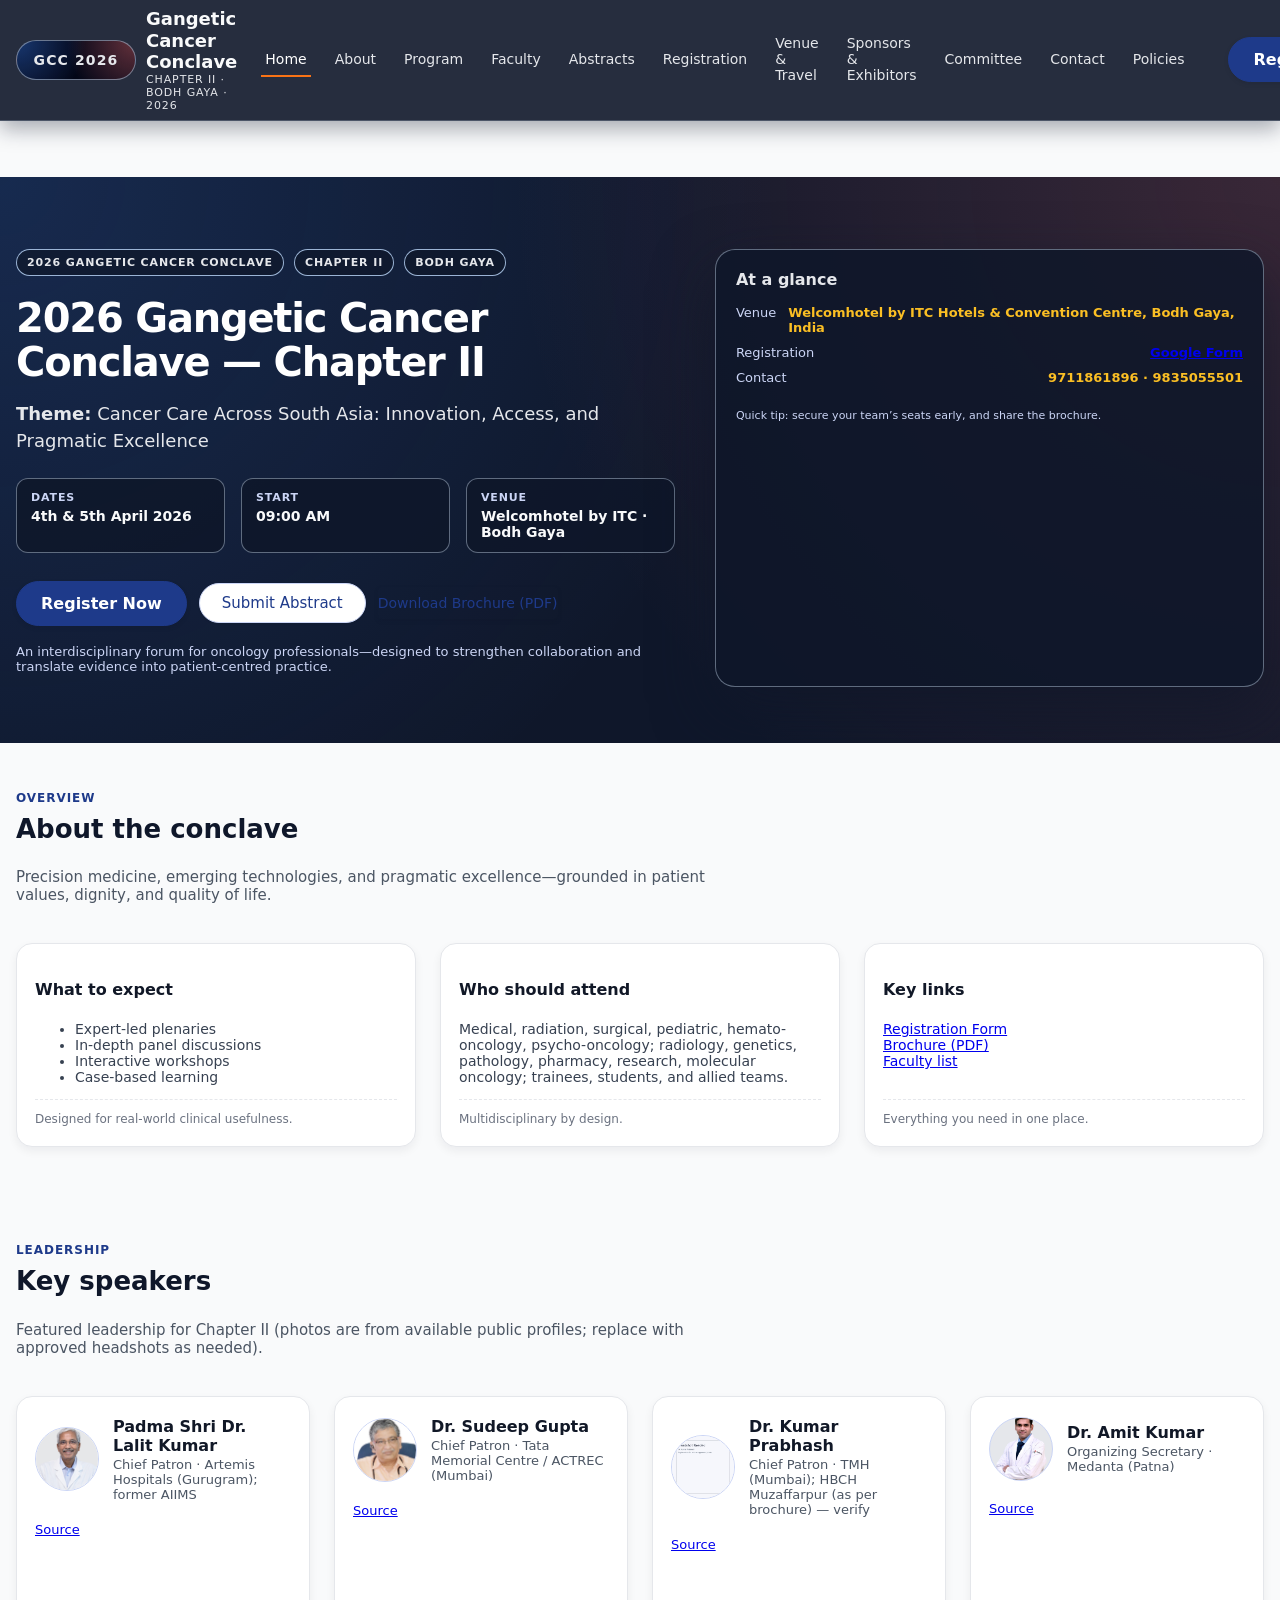
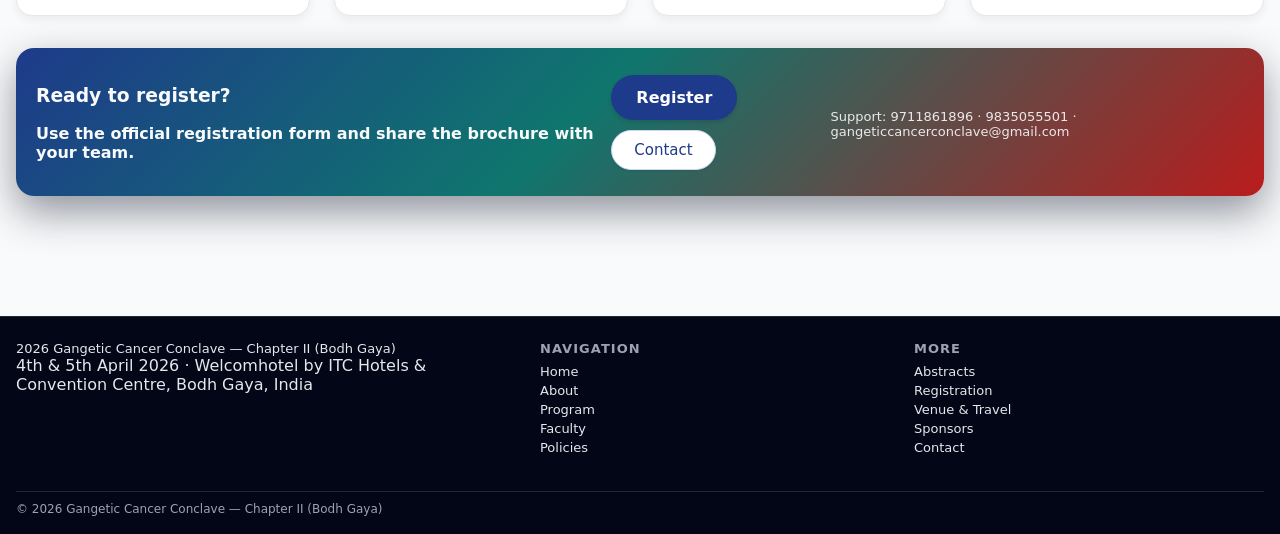
<file: index.html>
<!DOCTYPE html>
<html lang="en">
<head>
  <meta charset="UTF-8" />
  <meta name="viewport" content="width=device-width, initial-scale=1.0" />
  <title>2026 Gangetic Cancer Conclave — Chapter II (Bodh Gaya)</title>
  <meta name="description" content="2026 Gangetic Cancer Conclave — Chapter II · Bodh Gaya">
  <link rel="stylesheet" href="style.css" />
</head>
<body>
  <div class="page-wrapper">
    <header class="navbar">
  <div class="navbar-inner">
    <a href="index.html" class="navbar-brand" aria-label="Gangetic Cancer Conclave — Chapter II (Bodh Gaya)">
      <div class="logo-placeholder">GCC 2026</div>
      <div class="navbar-brand-text">
        <div class="navbar-brand-title">Gangetic Cancer Conclave</div>
        <div class="navbar-brand-subtitle">Chapter II · Bodh Gaya · 2026</div>
      </div>
    </a>
    <nav class="navbar-links" aria-label="Primary">
      <a href="index.html" class="navbar-link navbar-link-active">Home</a>
<a href="about.html" class="navbar-link">About</a>
<a href="program.html" class="navbar-link">Program</a>
<a href="faculty.html" class="navbar-link">Faculty</a>
<a href="abstracts.html" class="navbar-link">Abstracts</a>
<a href="registration.html" class="navbar-link">Registration</a>
<a href="venue-travel.html" class="navbar-link">Venue & Travel</a>
<a href="sponsors-exhibitors.html" class="navbar-link">Sponsors & Exhibitors</a>
<a href="committee.html" class="navbar-link">Committee</a>
<a href="contact.html" class="navbar-link">Contact</a>
<a href="policies.html" class="navbar-link">Policies</a>
    </nav>
    <div class="navbar-cta">
      <a href="registration.html" class="btn btn-primary">Register Now</a>
    </div>
    <button class="navbar-mobile-toggle" type="button" aria-label="Toggle navigation menu">
      <span class="navbar-mobile-toggle-bar"></span>
      <span class="navbar-mobile-toggle-bar"></span>
    </button>
    <nav class="navbar-mobile-menu" aria-label="Mobile primary navigation">
      <a href="index.html" class="navbar-mobile-item">Home</a>
<a href="about.html" class="navbar-mobile-item">About</a>
<a href="program.html" class="navbar-mobile-item">Program</a>
<a href="faculty.html" class="navbar-mobile-item">Faculty</a>
<a href="abstracts.html" class="navbar-mobile-item">Abstracts</a>
<a href="registration.html" class="navbar-mobile-item">Registration</a>
<a href="venue-travel.html" class="navbar-mobile-item">Venue & Travel</a>
<a href="sponsors-exhibitors.html" class="navbar-mobile-item">Sponsors & Exhibitors</a>
<a href="committee.html" class="navbar-mobile-item">Committee</a>
<a href="contact.html" class="navbar-mobile-item">Contact</a>
<a href="policies.html" class="navbar-mobile-item">Policies</a>
    </nav>
  </div>
</header>
    <main class="main-content">
      <section class="hero">
  <div class="hero-inner">
    <div class="hero-main">
      <div class="hero-badge-row">
        <div class="hero-badge">2026 Gangetic Cancer Conclave</div>
        <div class="hero-badge">Chapter II</div>
        <div class="hero-badge">Bodh Gaya</div>
      </div>
      <h1 class="hero-title">2026 Gangetic Cancer Conclave — Chapter II</h1>
      <p class="hero-subtitle"><b>Theme:</b> Cancer Care Across South Asia: Innovation, Access, and Pragmatic Excellence</p>
      <div class="hero-meta-grid">
        <div class="hero-meta-item">
          <div class="hero-meta-label">Dates</div>
          <div class="hero-meta-value">4th & 5th April 2026</div>
        </div>
        <div class="hero-meta-item">
          <div class="hero-meta-label">Start</div>
          <div class="hero-meta-value">09:00 AM</div>
        </div>
        <div class="hero-meta-item">
          <div class="hero-meta-label">Venue</div>
          <div class="hero-meta-value">Welcomhotel by ITC · Bodh Gaya</div>
        </div>
      </div>
      <div class="hero-cta-row">
        <a href="registration.html" class="btn btn-primary">Register Now</a>
        <a href="abstracts.html" class="btn btn-secondary">Submit Abstract</a>
        <a href="AGENDA-2.pdf" class="btn btn-tertiary">Download Brochure (PDF)</a>
      </div>
      <p class="hero-support-text">An interdisciplinary forum for oncology professionals—designed to strengthen collaboration and translate evidence into patient-centred practice.</p>
    </div>
    <aside class="hero-aside" aria-label="Key information">
      <h2 class="hero-aside-heading">At a glance</h2>
      <div class="hero-aside-list">
        <div class="hero-aside-item">
          <span class="hero-aside-label">Venue</span>
          <span class="hero-aside-value">Welcomhotel by ITC Hotels & Convention Centre, Bodh Gaya, India</span>
        </div>
        <div class="hero-aside-item">
          <span class="hero-aside-label">Registration</span>
          <span class="hero-aside-value"><a href="https://forms.gle/8q33biNzoLffm1zB7" target="_blank" rel="noopener">Google Form</a></span>
        </div>
        <div class="hero-aside-item">
          <span class="hero-aside-label">Contact</span>
          <span class="hero-aside-value">9711861896 · 9835055501</span>
        </div>
      </div>
      <p class="hero-aside-footer">Quick tip: secure your team’s seats early, and share the brochure.</p>
    </aside>
  </div>
</section>

<section class="section" id="home-about">
  <div class="section-inner">
    <header class="section-header">
      <div class="section-kicker">Overview</div>
      <h2 class="section-title">About the conclave</h2>
      <p class="section-subtitle">Precision medicine, emerging technologies, and pragmatic excellence—grounded in patient values, dignity, and quality of life.</p>
    </header>

    <div class="card-grid">
      <article class="card">
  <h3 class="card-header">What to expect</h3>
  <div class="card-body">
    <ul><li>Expert-led plenaries</li><li>In-depth panel discussions</li><li>Interactive workshops</li><li>Case-based learning</li></ul>
  </div>
  <div class="card-footer">Designed for real-world clinical usefulness.</div>
</article>
      <article class="card">
  <h3 class="card-header">Who should attend</h3>
  <div class="card-body">
    <p>Medical, radiation, surgical, pediatric, hemato-oncology, psycho-oncology; radiology, genetics, pathology, pharmacy, research, molecular oncology; trainees, students, and allied teams.</p>
  </div>
  <div class="card-footer">Multidisciplinary by design.</div>
</article>
      <article class="card">
  <h3 class="card-header">Key links</h3>
  <div class="card-body">
    <p><a href='https://forms.gle/8q33biNzoLffm1zB7' target='_blank' rel='noopener'>Registration Form</a><br><a href='AGENDA-2.pdf'>Brochure (PDF)</a><br><a href='faculty.html'>Faculty list</a></p>
  </div>
  <div class="card-footer">Everything you need in one place.</div>
</article>
    </div>
  </div>
</section>

<section class="section">
  <div class="section-inner">
    <header class="section-header">
      <div class="section-kicker">Leadership</div>
      <h2 class="section-title">Key speakers</h2>
      <p class="section-subtitle">Featured leadership for Chapter II (photos are from available public profiles; replace with approved headshots as needed).</p>
    </header>

    <div class="speaker-grid">
      <article class="speaker-card">
  <header class="speaker-card-header">
    <div class="speaker-avatar-wrapper">
      <img class="speaker-avatar-image" src="lalit-kumar.jpg" alt="Padma Shri Dr. Lalit Kumar">
    </div>
    <div>
      <div class="speaker-name">Padma Shri Dr. Lalit Kumar</div>
      <div class="speaker-title">Chief Patron · Artemis Hospitals (Gurugram); former AIIMS</div>
    </div>
  </header>
  <div class="speaker-body">
    <a href="https://www.artemishospitals.com/doctor/profile/dr-lalit-kumar" class="speaker-link" target="_blank" rel="noopener">Source</a>
  </div>
</article>
      <article class="speaker-card">
  <header class="speaker-card-header">
    <div class="speaker-avatar-wrapper">
      <img class="speaker-avatar-image" src="sudeep-gupta.jpg" alt="Dr. Sudeep Gupta">
    </div>
    <div>
      <div class="speaker-name">Dr. Sudeep Gupta</div>
      <div class="speaker-title">Chief Patron · Tata Memorial Centre / ACTREC (Mumbai)</div>
    </div>
  </header>
  <div class="speaker-body">
    <a href="https://actrec.gov.in/dr-sudeep-gupta" class="speaker-link" target="_blank" rel="noopener">Source</a>
  </div>
</article>
      <article class="speaker-card">
  <header class="speaker-card-header">
    <div class="speaker-avatar-wrapper">
      <img class="speaker-avatar-image" src="kumar-prabhash.jpg" alt="Dr. Kumar Prabhash">
    </div>
    <div>
      <div class="speaker-name">Dr. Kumar Prabhash</div>
      <div class="speaker-title">Chief Patron · TMH (Mumbai); HBCH Muzaffarpur (as per brochure) — verify</div>
    </div>
  </header>
  <div class="speaker-body">
    <a href="https://mpai.co.in/team_detail10.html" class="speaker-link" target="_blank" rel="noopener">Source</a>
  </div>
</article>
      <article class="speaker-card">
  <header class="speaker-card-header">
    <div class="speaker-avatar-wrapper">
      <img class="speaker-avatar-image" src="amit-kumar-medanta.png" alt="Dr. Amit Kumar">
    </div>
    <div>
      <div class="speaker-name">Dr. Amit Kumar</div>
      <div class="speaker-title">Organizing Secretary · Medanta (Patna)</div>
    </div>
  </header>
  <div class="speaker-body">
    <a href="https://www.medanta.org/hospitals-near-me/patna-hospital/speciality/oncology/doctor/dr-amit-kumar" class="speaker-link" target="_blank" rel="noopener">Source</a>
  </div>
</article>
    </div>

    <div class="cta-band">
      <div class="cta-text">
        <h3>Ready to register?</h3>
        <p>Use the official registration form and share the brochure with your team.</p>
      </div>
      <div class="cta-actions">
        <a href="registration.html" class="btn btn-primary">Register</a>
        <a href="contact.html" class="btn btn-secondary">Contact</a>
      </div>
      <div class="cta-subtext">Support: 9711861896 · 9835055501 · gangeticcancerconclave@gmail.com</div>
    </div>
  </div>
</section>
    </main>
    <footer class="footer">
  <div class="footer-inner">
    <div class="footer-col">
      <div class="footer-brand">2026 Gangetic Cancer Conclave — Chapter II (Bodh Gaya)</div>
      <div class="footer-text">4th & 5th April 2026 · Welcomhotel by ITC Hotels & Convention Centre, Bodh Gaya, India</div>
    </div>
    <div class="footer-col">
      <div class="footer-heading">Navigation</div>
      <a href="index.html" class="footer-link">Home</a>
      <a href="about.html" class="footer-link">About</a>
      <a href="program.html" class="footer-link">Program</a>
      <a href="faculty.html" class="footer-link">Faculty</a>
      <a href="policies.html" class="footer-link">Policies</a>
    </div>
    <div class="footer-col">
      <div class="footer-heading">More</div>
      <a href="abstracts.html" class="footer-link">Abstracts</a>
      <a href="registration.html" class="footer-link">Registration</a>
      <a href="venue-travel.html" class="footer-link">Venue &amp; Travel</a>
      <a href="sponsors-exhibitors.html" class="footer-link">Sponsors</a>
      <a href="contact.html" class="footer-link">Contact</a>
    </div>
    <div class="footer-bottom">
      <div>© 2026 Gangetic Cancer Conclave — Chapter II (Bodh Gaya)</div>
    </div>
  </div>
</footer>
  </div>
  <script src="script.js"></script>
</body>
</html>
</file>
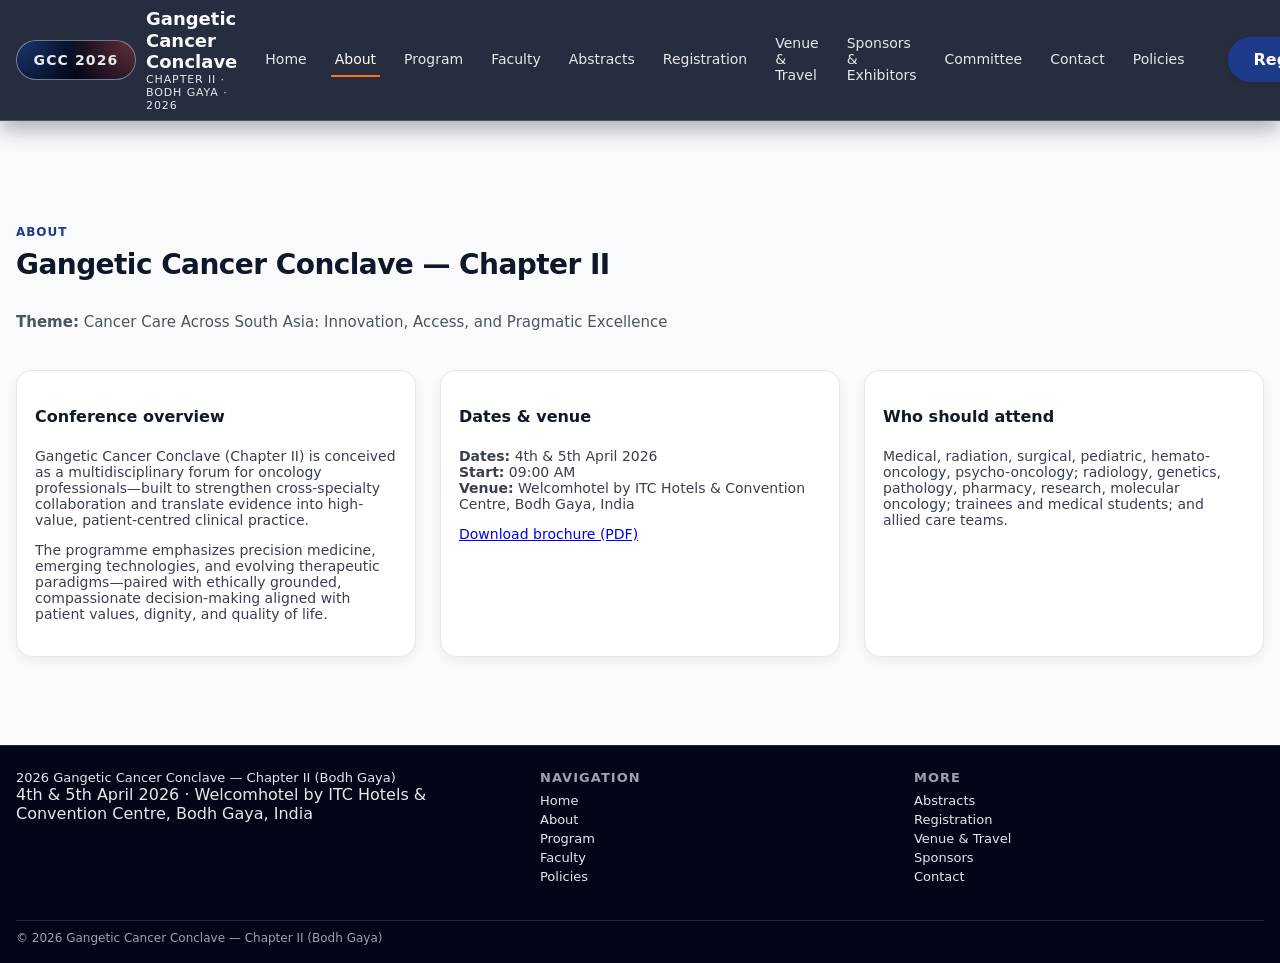
<file: about.html>
<!DOCTYPE html>
<html lang="en">
<head>
  <meta charset="UTF-8" />
  <meta name="viewport" content="width=device-width, initial-scale=1.0" />
  <title>About · Gangetic Cancer Conclave</title>
  <meta name="description" content="About the conclave">
  <link rel="stylesheet" href="style.css" />
</head>
<body>
  <div class="page-wrapper">
    <header class="navbar">
  <div class="navbar-inner">
    <a href="index.html" class="navbar-brand" aria-label="Gangetic Cancer Conclave — Chapter II (Bodh Gaya)">
      <div class="logo-placeholder">GCC 2026</div>
      <div class="navbar-brand-text">
        <div class="navbar-brand-title">Gangetic Cancer Conclave</div>
        <div class="navbar-brand-subtitle">Chapter II · Bodh Gaya · 2026</div>
      </div>
    </a>
    <nav class="navbar-links" aria-label="Primary">
      <a href="index.html" class="navbar-link">Home</a>
<a href="about.html" class="navbar-link navbar-link-active">About</a>
<a href="program.html" class="navbar-link">Program</a>
<a href="faculty.html" class="navbar-link">Faculty</a>
<a href="abstracts.html" class="navbar-link">Abstracts</a>
<a href="registration.html" class="navbar-link">Registration</a>
<a href="venue-travel.html" class="navbar-link">Venue & Travel</a>
<a href="sponsors-exhibitors.html" class="navbar-link">Sponsors & Exhibitors</a>
<a href="committee.html" class="navbar-link">Committee</a>
<a href="contact.html" class="navbar-link">Contact</a>
<a href="policies.html" class="navbar-link">Policies</a>
    </nav>
    <div class="navbar-cta">
      <a href="registration.html" class="btn btn-primary">Register Now</a>
    </div>
    <button class="navbar-mobile-toggle" type="button" aria-label="Toggle navigation menu">
      <span class="navbar-mobile-toggle-bar"></span>
      <span class="navbar-mobile-toggle-bar"></span>
    </button>
    <nav class="navbar-mobile-menu" aria-label="Mobile primary navigation">
      <a href="index.html" class="navbar-mobile-item">Home</a>
<a href="about.html" class="navbar-mobile-item">About</a>
<a href="program.html" class="navbar-mobile-item">Program</a>
<a href="faculty.html" class="navbar-mobile-item">Faculty</a>
<a href="abstracts.html" class="navbar-mobile-item">Abstracts</a>
<a href="registration.html" class="navbar-mobile-item">Registration</a>
<a href="venue-travel.html" class="navbar-mobile-item">Venue & Travel</a>
<a href="sponsors-exhibitors.html" class="navbar-mobile-item">Sponsors & Exhibitors</a>
<a href="committee.html" class="navbar-mobile-item">Committee</a>
<a href="contact.html" class="navbar-mobile-item">Contact</a>
<a href="policies.html" class="navbar-mobile-item">Policies</a>
    </nav>
  </div>
</header>
    <main class="main-content">
      <section class="section">
  <div class="section-inner">
    <header class="section-header">
      <div class="section-kicker">About</div>
      <h1 class="page-title">Gangetic Cancer Conclave — Chapter II</h1>
      <p class="section-subtitle"><b>Theme:</b> Cancer Care Across South Asia: Innovation, Access, and Pragmatic Excellence</p>
    </header>

    <div class="card-grid">
      <article class="card">
  <h3 class="card-header">Conference overview</h3>
  <div class="card-body">
    <p>Gangetic Cancer Conclave (Chapter II) is conceived as a multidisciplinary forum for oncology professionals—built to strengthen cross-specialty collaboration and translate evidence into high-value, patient-centred clinical practice.</p><p>The programme emphasizes precision medicine, emerging technologies, and evolving therapeutic paradigms—paired with ethically grounded, compassionate decision-making aligned with patient values, dignity, and quality of life.</p>
  </div>
  
</article>
      <article class="card">
  <h3 class="card-header">Dates & venue</h3>
  <div class="card-body">
    <p><b>Dates:</b> 4th & 5th April 2026<br><b>Start:</b> 09:00 AM<br><b>Venue:</b> Welcomhotel by ITC Hotels & Convention Centre, Bodh Gaya, India</p><p><a href='AGENDA-2.pdf'>Download brochure (PDF)</a></p>
  </div>
  
</article>
      <article class="card">
  <h3 class="card-header">Who should attend</h3>
  <div class="card-body">
    <p>Medical, radiation, surgical, pediatric, hemato-oncology, psycho-oncology; radiology, genetics, pathology, pharmacy, research, molecular oncology; trainees and medical students; and allied care teams.</p>
  </div>
  
</article>
    </div>
  </div>
</section>
    </main>
    <footer class="footer">
  <div class="footer-inner">
    <div class="footer-col">
      <div class="footer-brand">2026 Gangetic Cancer Conclave — Chapter II (Bodh Gaya)</div>
      <div class="footer-text">4th & 5th April 2026 · Welcomhotel by ITC Hotels & Convention Centre, Bodh Gaya, India</div>
    </div>
    <div class="footer-col">
      <div class="footer-heading">Navigation</div>
      <a href="index.html" class="footer-link">Home</a>
      <a href="about.html" class="footer-link">About</a>
      <a href="program.html" class="footer-link">Program</a>
      <a href="faculty.html" class="footer-link">Faculty</a>
      <a href="policies.html" class="footer-link">Policies</a>
    </div>
    <div class="footer-col">
      <div class="footer-heading">More</div>
      <a href="abstracts.html" class="footer-link">Abstracts</a>
      <a href="registration.html" class="footer-link">Registration</a>
      <a href="venue-travel.html" class="footer-link">Venue &amp; Travel</a>
      <a href="sponsors-exhibitors.html" class="footer-link">Sponsors</a>
      <a href="contact.html" class="footer-link">Contact</a>
    </div>
    <div class="footer-bottom">
      <div>© 2026 Gangetic Cancer Conclave — Chapter II (Bodh Gaya)</div>
    </div>
  </div>
</footer>
  </div>
  <script src="script.js"></script>
</body>
</html>
</file>
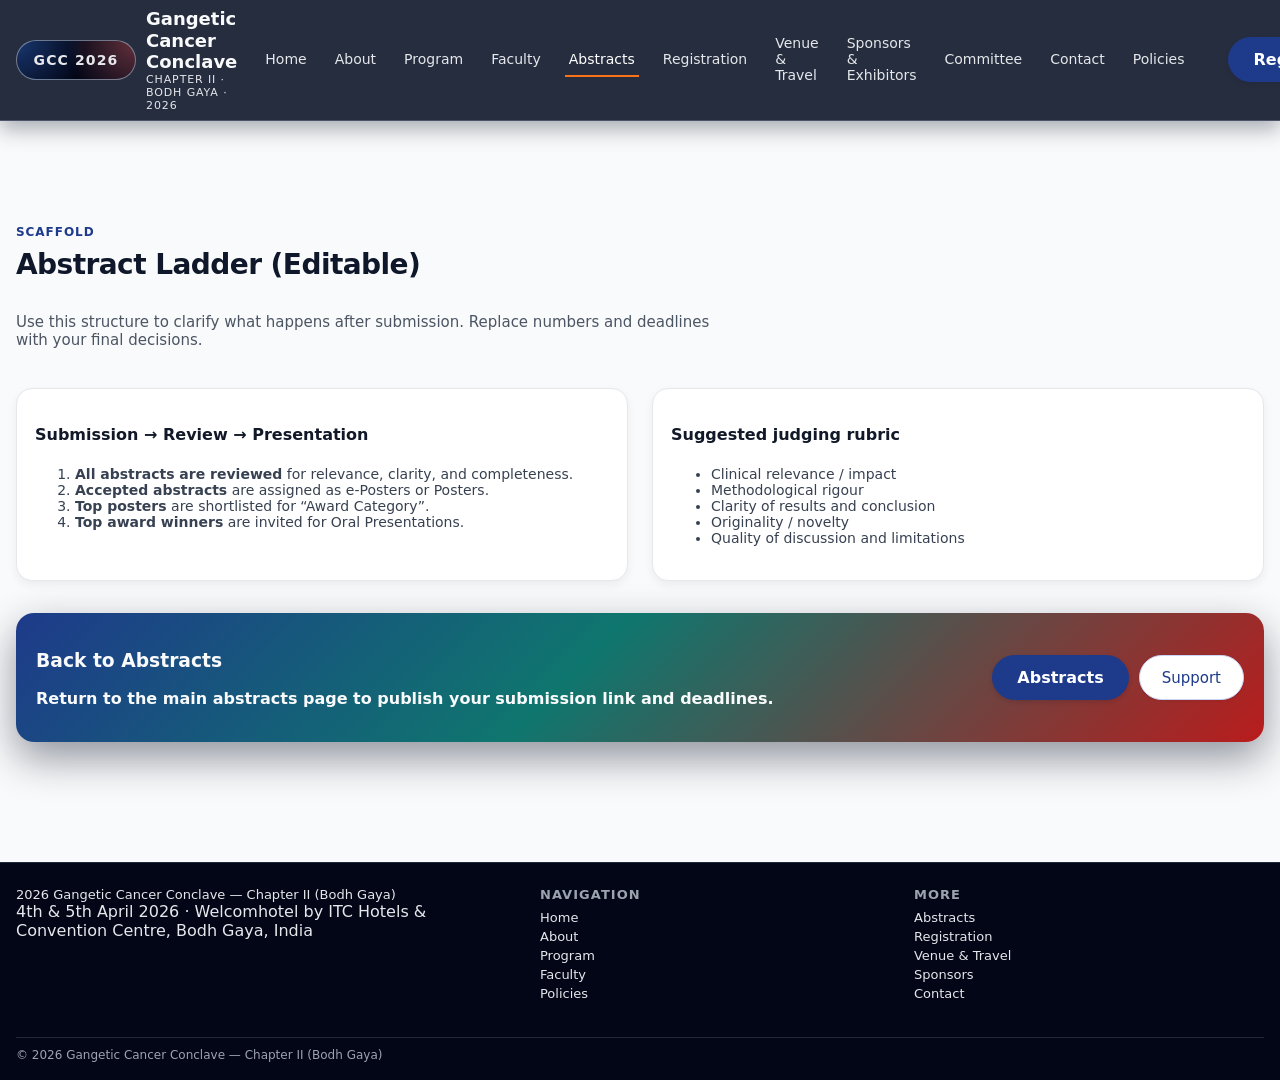
<file: abstract-ladder-scaffold.html>
<!DOCTYPE html>
<html lang="en">
<head>
  <meta charset="UTF-8" />
  <meta name="viewport" content="width=device-width, initial-scale=1.0" />
  <title>Abstract Ladder Scaffold</title>
  <meta name="description" content="Abstract ladder scaffold">
  <link rel="stylesheet" href="style.css" />
</head>
<body>
  <div class="page-wrapper">
    <header class="navbar">
  <div class="navbar-inner">
    <a href="index.html" class="navbar-brand" aria-label="Gangetic Cancer Conclave — Chapter II (Bodh Gaya)">
      <div class="logo-placeholder">GCC 2026</div>
      <div class="navbar-brand-text">
        <div class="navbar-brand-title">Gangetic Cancer Conclave</div>
        <div class="navbar-brand-subtitle">Chapter II · Bodh Gaya · 2026</div>
      </div>
    </a>
    <nav class="navbar-links" aria-label="Primary">
      <a href="index.html" class="navbar-link">Home</a>
<a href="about.html" class="navbar-link">About</a>
<a href="program.html" class="navbar-link">Program</a>
<a href="faculty.html" class="navbar-link">Faculty</a>
<a href="abstracts.html" class="navbar-link navbar-link-active">Abstracts</a>
<a href="registration.html" class="navbar-link">Registration</a>
<a href="venue-travel.html" class="navbar-link">Venue & Travel</a>
<a href="sponsors-exhibitors.html" class="navbar-link">Sponsors & Exhibitors</a>
<a href="committee.html" class="navbar-link">Committee</a>
<a href="contact.html" class="navbar-link">Contact</a>
<a href="policies.html" class="navbar-link">Policies</a>
    </nav>
    <div class="navbar-cta">
      <a href="registration.html" class="btn btn-primary">Register Now</a>
    </div>
    <button class="navbar-mobile-toggle" type="button" aria-label="Toggle navigation menu">
      <span class="navbar-mobile-toggle-bar"></span>
      <span class="navbar-mobile-toggle-bar"></span>
    </button>
    <nav class="navbar-mobile-menu" aria-label="Mobile primary navigation">
      <a href="index.html" class="navbar-mobile-item">Home</a>
<a href="about.html" class="navbar-mobile-item">About</a>
<a href="program.html" class="navbar-mobile-item">Program</a>
<a href="faculty.html" class="navbar-mobile-item">Faculty</a>
<a href="abstracts.html" class="navbar-mobile-item">Abstracts</a>
<a href="registration.html" class="navbar-mobile-item">Registration</a>
<a href="venue-travel.html" class="navbar-mobile-item">Venue & Travel</a>
<a href="sponsors-exhibitors.html" class="navbar-mobile-item">Sponsors & Exhibitors</a>
<a href="committee.html" class="navbar-mobile-item">Committee</a>
<a href="contact.html" class="navbar-mobile-item">Contact</a>
<a href="policies.html" class="navbar-mobile-item">Policies</a>
    </nav>
  </div>
</header>
    <main class="main-content">
      <section class="section">
  <div class="section-inner">
    <header class="section-header">
      <div class="section-kicker">Scaffold</div>
      <h1 class="page-title">Abstract Ladder (Editable)</h1>
      <p class="section-subtitle">Use this structure to clarify what happens after submission. Replace numbers and deadlines with your final decisions.</p>
    </header>

    <div class="card-grid">
      <article class="card">
        <h3 class="card-header">Submission → Review → Presentation</h3>
        <div class="card-body">
          <ol>
            <li><b>All abstracts are reviewed</b> for relevance, clarity, and completeness.</li>
            <li><b>Accepted abstracts</b> are assigned as e-Posters or Posters.</li>
            <li><b>Top posters</b> are shortlisted for “Award Category”.</li>
            <li><b>Top award winners</b> are invited for Oral Presentations.</li>
          </ol>
        </div>
      </article>

      <article class="card">
        <h3 class="card-header">Suggested judging rubric</h3>
        <div class="card-body">
          <ul>
            <li>Clinical relevance / impact</li>
            <li>Methodological rigour</li>
            <li>Clarity of results and conclusion</li>
            <li>Originality / novelty</li>
            <li>Quality of discussion and limitations</li>
          </ul>
        </div>
      </article>
    </div>

    <div class="cta-band">
      <div class="cta-text">
        <h3>Back to Abstracts</h3>
        <p>Return to the main abstracts page to publish your submission link and deadlines.</p>
      </div>
      <div class="cta-actions">
        <a href="abstracts.html" class="btn btn-primary">Abstracts</a>
        <a href="contact.html" class="btn btn-secondary">Support</a>
      </div>
    </div>
  </div>
</section>
    </main>
    <footer class="footer">
  <div class="footer-inner">
    <div class="footer-col">
      <div class="footer-brand">2026 Gangetic Cancer Conclave — Chapter II (Bodh Gaya)</div>
      <div class="footer-text">4th & 5th April 2026 · Welcomhotel by ITC Hotels & Convention Centre, Bodh Gaya, India</div>
    </div>
    <div class="footer-col">
      <div class="footer-heading">Navigation</div>
      <a href="index.html" class="footer-link">Home</a>
      <a href="about.html" class="footer-link">About</a>
      <a href="program.html" class="footer-link">Program</a>
      <a href="faculty.html" class="footer-link">Faculty</a>
      <a href="policies.html" class="footer-link">Policies</a>
    </div>
    <div class="footer-col">
      <div class="footer-heading">More</div>
      <a href="abstracts.html" class="footer-link">Abstracts</a>
      <a href="registration.html" class="footer-link">Registration</a>
      <a href="venue-travel.html" class="footer-link">Venue &amp; Travel</a>
      <a href="sponsors-exhibitors.html" class="footer-link">Sponsors</a>
      <a href="contact.html" class="footer-link">Contact</a>
    </div>
    <div class="footer-bottom">
      <div>© 2026 Gangetic Cancer Conclave — Chapter II (Bodh Gaya)</div>
    </div>
  </div>
</footer>
  </div>
  <script src="script.js"></script>
</body>
</html>
</file>
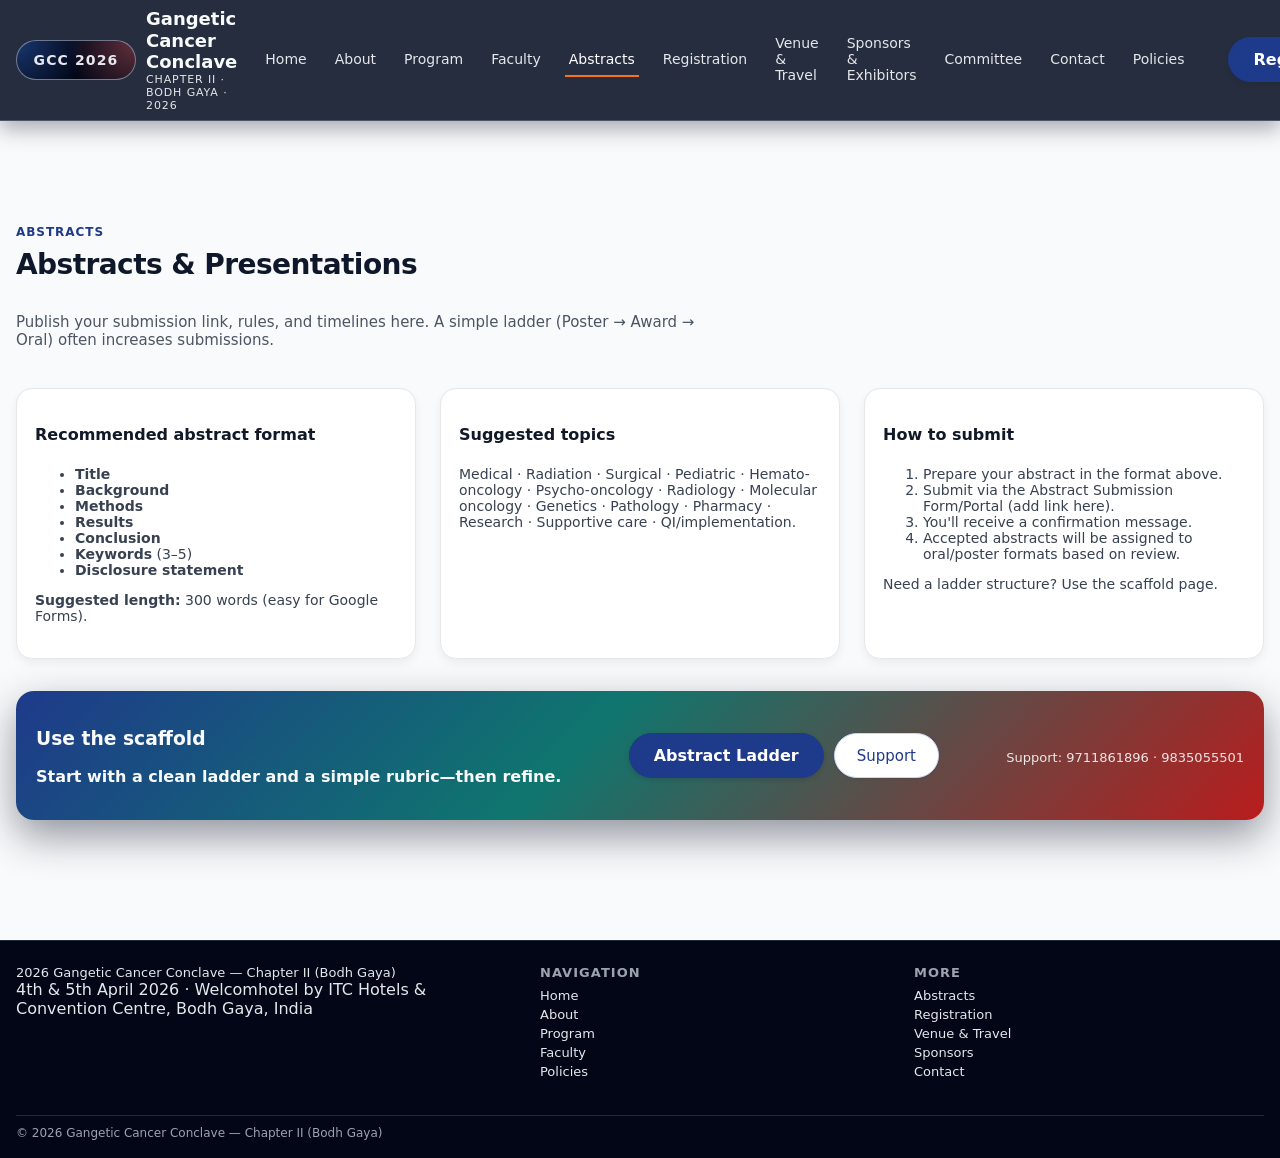
<file: abstracts.html>
<!DOCTYPE html>
<html lang="en">
<head>
  <meta charset="UTF-8" />
  <meta name="viewport" content="width=device-width, initial-scale=1.0" />
  <title>Abstracts · Gangetic Cancer Conclave</title>
  <meta name="description" content="Abstract submission information">
  <link rel="stylesheet" href="style.css" />
</head>
<body>
  <div class="page-wrapper">
    <header class="navbar">
  <div class="navbar-inner">
    <a href="index.html" class="navbar-brand" aria-label="Gangetic Cancer Conclave — Chapter II (Bodh Gaya)">
      <div class="logo-placeholder">GCC 2026</div>
      <div class="navbar-brand-text">
        <div class="navbar-brand-title">Gangetic Cancer Conclave</div>
        <div class="navbar-brand-subtitle">Chapter II · Bodh Gaya · 2026</div>
      </div>
    </a>
    <nav class="navbar-links" aria-label="Primary">
      <a href="index.html" class="navbar-link">Home</a>
<a href="about.html" class="navbar-link">About</a>
<a href="program.html" class="navbar-link">Program</a>
<a href="faculty.html" class="navbar-link">Faculty</a>
<a href="abstracts.html" class="navbar-link navbar-link-active">Abstracts</a>
<a href="registration.html" class="navbar-link">Registration</a>
<a href="venue-travel.html" class="navbar-link">Venue & Travel</a>
<a href="sponsors-exhibitors.html" class="navbar-link">Sponsors & Exhibitors</a>
<a href="committee.html" class="navbar-link">Committee</a>
<a href="contact.html" class="navbar-link">Contact</a>
<a href="policies.html" class="navbar-link">Policies</a>
    </nav>
    <div class="navbar-cta">
      <a href="registration.html" class="btn btn-primary">Register Now</a>
    </div>
    <button class="navbar-mobile-toggle" type="button" aria-label="Toggle navigation menu">
      <span class="navbar-mobile-toggle-bar"></span>
      <span class="navbar-mobile-toggle-bar"></span>
    </button>
    <nav class="navbar-mobile-menu" aria-label="Mobile primary navigation">
      <a href="index.html" class="navbar-mobile-item">Home</a>
<a href="about.html" class="navbar-mobile-item">About</a>
<a href="program.html" class="navbar-mobile-item">Program</a>
<a href="faculty.html" class="navbar-mobile-item">Faculty</a>
<a href="abstracts.html" class="navbar-mobile-item">Abstracts</a>
<a href="registration.html" class="navbar-mobile-item">Registration</a>
<a href="venue-travel.html" class="navbar-mobile-item">Venue & Travel</a>
<a href="sponsors-exhibitors.html" class="navbar-mobile-item">Sponsors & Exhibitors</a>
<a href="committee.html" class="navbar-mobile-item">Committee</a>
<a href="contact.html" class="navbar-mobile-item">Contact</a>
<a href="policies.html" class="navbar-mobile-item">Policies</a>
    </nav>
  </div>
</header>
    <main class="main-content">
      <section class="section">
  <div class="section-inner">
    <header class="section-header">
      <div class="section-kicker">Abstracts</div>
      <h1 class="page-title">Abstracts & Presentations</h1>
      <p class="section-subtitle">Publish your submission link, rules, and timelines here. A simple ladder (Poster → Award → Oral) often increases submissions.</p>
    </header>

    <div class="card-grid">
      <article class="card">
  <h3 class="card-header">Recommended abstract format</h3>
  <div class="card-body">
    <ul><li><b>Title</b></li><li><b>Background</b></li><li><b>Methods</b></li><li><b>Results</b></li><li><b>Conclusion</b></li><li><b>Keywords</b> (3–5)</li><li><b>Disclosure statement</b></li></ul><p class='note'><b>Suggested length:</b> 300 words (easy for Google Forms).</p>
  </div>
  
</article>
      <article class="card">
  <h3 class="card-header">Suggested topics</h3>
  <div class="card-body">
    <p>Medical · Radiation · Surgical · Pediatric · Hemato-oncology · Psycho-oncology · Radiology · Molecular oncology · Genetics · Pathology · Pharmacy · Research · Supportive care · QI/implementation.</p>
  </div>
  
</article>
      <article class="card">
  <h3 class="card-header">How to submit</h3>
  <div class="card-body">
    <ol><li>Prepare your abstract in the format above.</li><li>Submit via the Abstract Submission Form/Portal (add link here).</li><li>You'll receive a confirmation message.</li><li>Accepted abstracts will be assigned to oral/poster formats based on review.</li></ol><p class='note'>Need a ladder structure? Use the scaffold page.</p>
  </div>
  
</article>
    </div>

    <div class="cta-band">
      <div class="cta-text">
        <h3>Use the scaffold</h3>
        <p>Start with a clean ladder and a simple rubric—then refine.</p>
      </div>
      <div class="cta-actions">
        <a href="abstract-ladder-scaffold.html" class="btn btn-primary">Abstract Ladder</a>
        <a href="contact.html" class="btn btn-secondary">Support</a>
      </div>
      <div class="cta-subtext">Support: 9711861896 · 9835055501</div>
    </div>
  </div>
</section>
    </main>
    <footer class="footer">
  <div class="footer-inner">
    <div class="footer-col">
      <div class="footer-brand">2026 Gangetic Cancer Conclave — Chapter II (Bodh Gaya)</div>
      <div class="footer-text">4th & 5th April 2026 · Welcomhotel by ITC Hotels & Convention Centre, Bodh Gaya, India</div>
    </div>
    <div class="footer-col">
      <div class="footer-heading">Navigation</div>
      <a href="index.html" class="footer-link">Home</a>
      <a href="about.html" class="footer-link">About</a>
      <a href="program.html" class="footer-link">Program</a>
      <a href="faculty.html" class="footer-link">Faculty</a>
      <a href="policies.html" class="footer-link">Policies</a>
    </div>
    <div class="footer-col">
      <div class="footer-heading">More</div>
      <a href="abstracts.html" class="footer-link">Abstracts</a>
      <a href="registration.html" class="footer-link">Registration</a>
      <a href="venue-travel.html" class="footer-link">Venue &amp; Travel</a>
      <a href="sponsors-exhibitors.html" class="footer-link">Sponsors</a>
      <a href="contact.html" class="footer-link">Contact</a>
    </div>
    <div class="footer-bottom">
      <div>© 2026 Gangetic Cancer Conclave — Chapter II (Bodh Gaya)</div>
    </div>
  </div>
</footer>
  </div>
  <script src="script.js"></script>
</body>
</html>
</file>
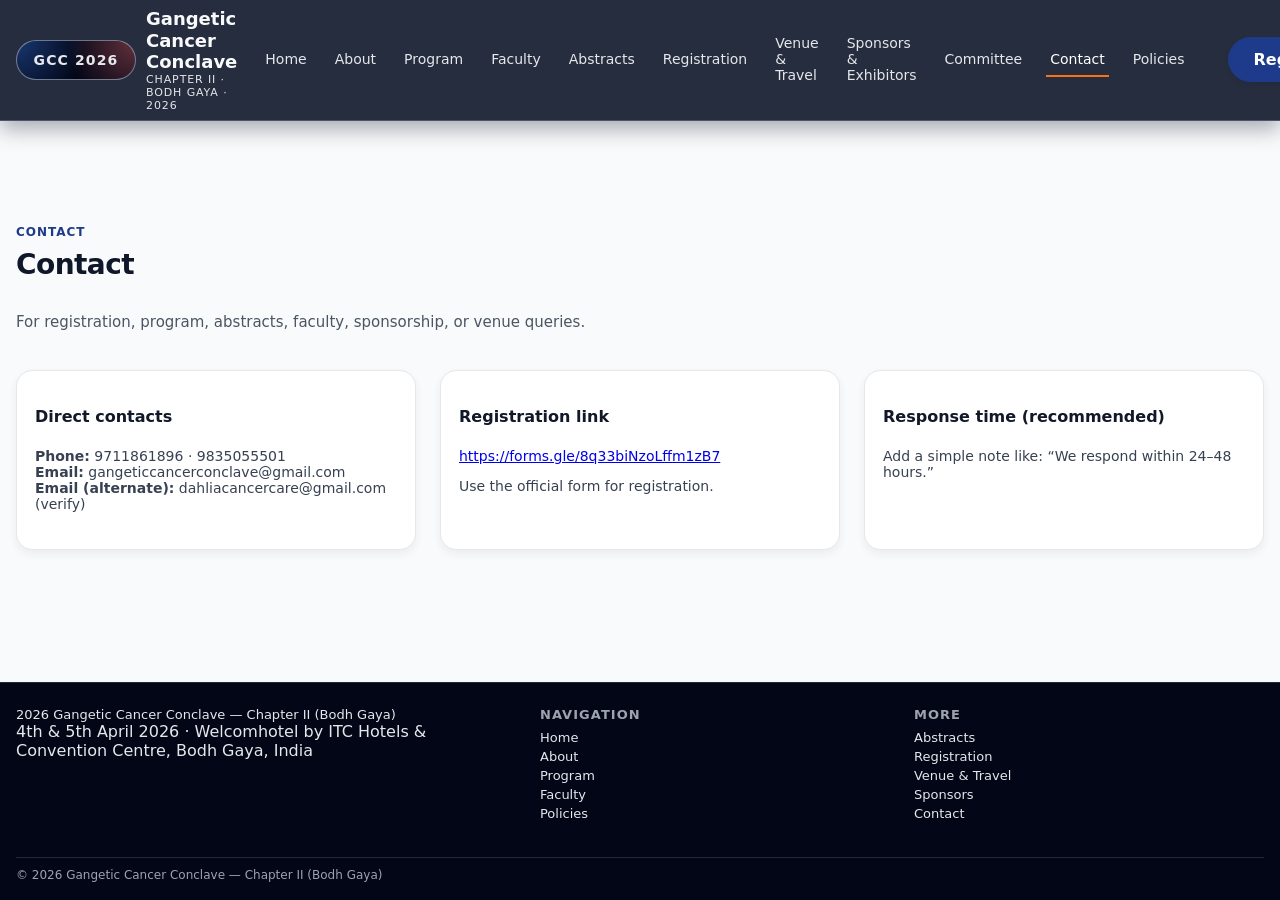
<file: contact.html>
<!DOCTYPE html>
<html lang="en">
<head>
  <meta charset="UTF-8" />
  <meta name="viewport" content="width=device-width, initial-scale=1.0" />
  <title>Contact · Gangetic Cancer Conclave</title>
  <meta name="description" content="Contact information">
  <link rel="stylesheet" href="style.css" />
</head>
<body>
  <div class="page-wrapper">
    <header class="navbar">
  <div class="navbar-inner">
    <a href="index.html" class="navbar-brand" aria-label="Gangetic Cancer Conclave — Chapter II (Bodh Gaya)">
      <div class="logo-placeholder">GCC 2026</div>
      <div class="navbar-brand-text">
        <div class="navbar-brand-title">Gangetic Cancer Conclave</div>
        <div class="navbar-brand-subtitle">Chapter II · Bodh Gaya · 2026</div>
      </div>
    </a>
    <nav class="navbar-links" aria-label="Primary">
      <a href="index.html" class="navbar-link">Home</a>
<a href="about.html" class="navbar-link">About</a>
<a href="program.html" class="navbar-link">Program</a>
<a href="faculty.html" class="navbar-link">Faculty</a>
<a href="abstracts.html" class="navbar-link">Abstracts</a>
<a href="registration.html" class="navbar-link">Registration</a>
<a href="venue-travel.html" class="navbar-link">Venue & Travel</a>
<a href="sponsors-exhibitors.html" class="navbar-link">Sponsors & Exhibitors</a>
<a href="committee.html" class="navbar-link">Committee</a>
<a href="contact.html" class="navbar-link navbar-link-active">Contact</a>
<a href="policies.html" class="navbar-link">Policies</a>
    </nav>
    <div class="navbar-cta">
      <a href="registration.html" class="btn btn-primary">Register Now</a>
    </div>
    <button class="navbar-mobile-toggle" type="button" aria-label="Toggle navigation menu">
      <span class="navbar-mobile-toggle-bar"></span>
      <span class="navbar-mobile-toggle-bar"></span>
    </button>
    <nav class="navbar-mobile-menu" aria-label="Mobile primary navigation">
      <a href="index.html" class="navbar-mobile-item">Home</a>
<a href="about.html" class="navbar-mobile-item">About</a>
<a href="program.html" class="navbar-mobile-item">Program</a>
<a href="faculty.html" class="navbar-mobile-item">Faculty</a>
<a href="abstracts.html" class="navbar-mobile-item">Abstracts</a>
<a href="registration.html" class="navbar-mobile-item">Registration</a>
<a href="venue-travel.html" class="navbar-mobile-item">Venue & Travel</a>
<a href="sponsors-exhibitors.html" class="navbar-mobile-item">Sponsors & Exhibitors</a>
<a href="committee.html" class="navbar-mobile-item">Committee</a>
<a href="contact.html" class="navbar-mobile-item">Contact</a>
<a href="policies.html" class="navbar-mobile-item">Policies</a>
    </nav>
  </div>
</header>
    <main class="main-content">
      <section class="section">
  <div class="section-inner">
    <header class="section-header">
      <div class="section-kicker">Contact</div>
      <h1 class="page-title">Contact</h1>
      <p class="section-subtitle">For registration, program, abstracts, faculty, sponsorship, or venue queries.</p>
    </header>

    <div class="card-grid">
      <article class="card">
  <h3 class="card-header">Direct contacts</h3>
  <div class="card-body">
    <p><b>Phone:</b> 9711861896 · 9835055501<br><b>Email:</b> gangeticcancerconclave@gmail.com<br><b>Email (alternate):</b> dahliacancercare@gmail.com <span class='note'>(verify)</span></p>
  </div>
  
</article>
      <article class="card">
  <h3 class="card-header">Registration link</h3>
  <div class="card-body">
    <p><a href='https://forms.gle/8q33biNzoLffm1zB7' target='_blank' rel='noopener'>https://forms.gle/8q33biNzoLffm1zB7</a></p><p class='note'>Use the official form for registration.</p>
  </div>
  
</article>
      <article class="card">
  <h3 class="card-header">Response time (recommended)</h3>
  <div class="card-body">
    <p class='note'>Add a simple note like: “We respond within 24–48 hours.”</p>
  </div>
  
</article>
    </div>
  </div>
</section>
    </main>
    <footer class="footer">
  <div class="footer-inner">
    <div class="footer-col">
      <div class="footer-brand">2026 Gangetic Cancer Conclave — Chapter II (Bodh Gaya)</div>
      <div class="footer-text">4th & 5th April 2026 · Welcomhotel by ITC Hotels & Convention Centre, Bodh Gaya, India</div>
    </div>
    <div class="footer-col">
      <div class="footer-heading">Navigation</div>
      <a href="index.html" class="footer-link">Home</a>
      <a href="about.html" class="footer-link">About</a>
      <a href="program.html" class="footer-link">Program</a>
      <a href="faculty.html" class="footer-link">Faculty</a>
      <a href="policies.html" class="footer-link">Policies</a>
    </div>
    <div class="footer-col">
      <div class="footer-heading">More</div>
      <a href="abstracts.html" class="footer-link">Abstracts</a>
      <a href="registration.html" class="footer-link">Registration</a>
      <a href="venue-travel.html" class="footer-link">Venue &amp; Travel</a>
      <a href="sponsors-exhibitors.html" class="footer-link">Sponsors</a>
      <a href="contact.html" class="footer-link">Contact</a>
    </div>
    <div class="footer-bottom">
      <div>© 2026 Gangetic Cancer Conclave — Chapter II (Bodh Gaya)</div>
    </div>
  </div>
</footer>
  </div>
  <script src="script.js"></script>
</body>
</html>
</file>
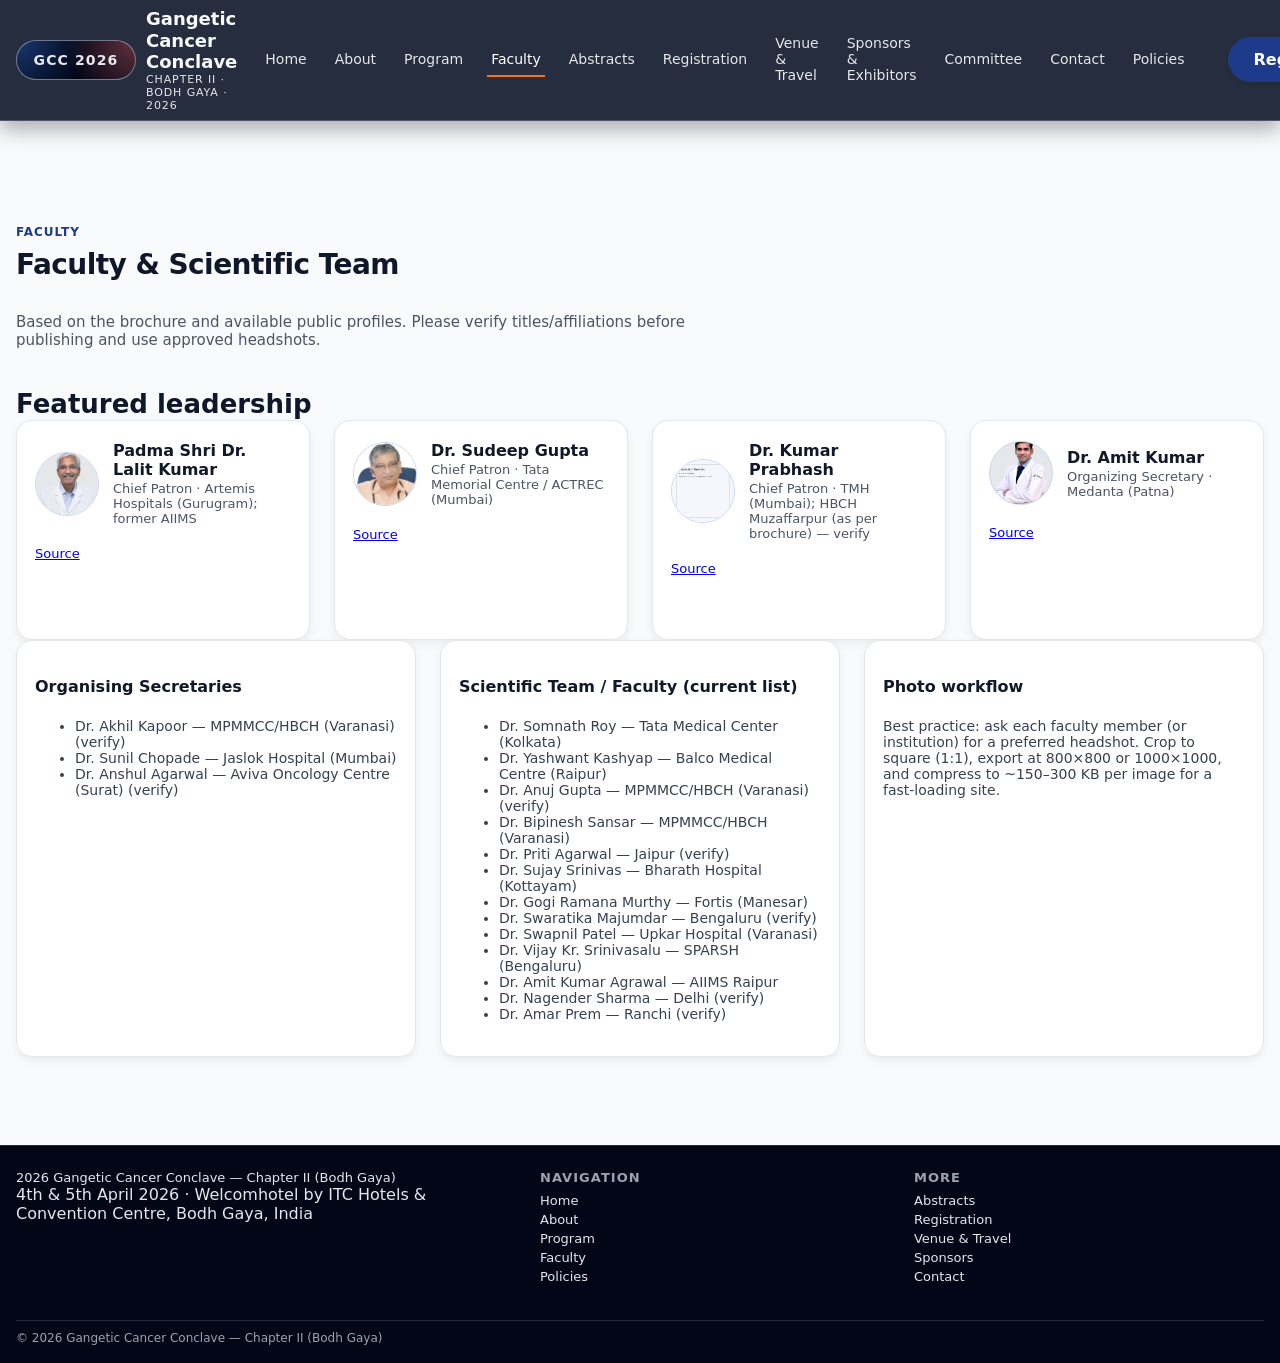
<file: faculty.html>
<!DOCTYPE html>
<html lang="en">
<head>
  <meta charset="UTF-8" />
  <meta name="viewport" content="width=device-width, initial-scale=1.0" />
  <title>Faculty · Gangetic Cancer Conclave</title>
  <meta name="description" content="Faculty and scientific team">
  <link rel="stylesheet" href="style.css" />
</head>
<body>
  <div class="page-wrapper">
    <header class="navbar">
  <div class="navbar-inner">
    <a href="index.html" class="navbar-brand" aria-label="Gangetic Cancer Conclave — Chapter II (Bodh Gaya)">
      <div class="logo-placeholder">GCC 2026</div>
      <div class="navbar-brand-text">
        <div class="navbar-brand-title">Gangetic Cancer Conclave</div>
        <div class="navbar-brand-subtitle">Chapter II · Bodh Gaya · 2026</div>
      </div>
    </a>
    <nav class="navbar-links" aria-label="Primary">
      <a href="index.html" class="navbar-link">Home</a>
<a href="about.html" class="navbar-link">About</a>
<a href="program.html" class="navbar-link">Program</a>
<a href="faculty.html" class="navbar-link navbar-link-active">Faculty</a>
<a href="abstracts.html" class="navbar-link">Abstracts</a>
<a href="registration.html" class="navbar-link">Registration</a>
<a href="venue-travel.html" class="navbar-link">Venue & Travel</a>
<a href="sponsors-exhibitors.html" class="navbar-link">Sponsors & Exhibitors</a>
<a href="committee.html" class="navbar-link">Committee</a>
<a href="contact.html" class="navbar-link">Contact</a>
<a href="policies.html" class="navbar-link">Policies</a>
    </nav>
    <div class="navbar-cta">
      <a href="registration.html" class="btn btn-primary">Register Now</a>
    </div>
    <button class="navbar-mobile-toggle" type="button" aria-label="Toggle navigation menu">
      <span class="navbar-mobile-toggle-bar"></span>
      <span class="navbar-mobile-toggle-bar"></span>
    </button>
    <nav class="navbar-mobile-menu" aria-label="Mobile primary navigation">
      <a href="index.html" class="navbar-mobile-item">Home</a>
<a href="about.html" class="navbar-mobile-item">About</a>
<a href="program.html" class="navbar-mobile-item">Program</a>
<a href="faculty.html" class="navbar-mobile-item">Faculty</a>
<a href="abstracts.html" class="navbar-mobile-item">Abstracts</a>
<a href="registration.html" class="navbar-mobile-item">Registration</a>
<a href="venue-travel.html" class="navbar-mobile-item">Venue & Travel</a>
<a href="sponsors-exhibitors.html" class="navbar-mobile-item">Sponsors & Exhibitors</a>
<a href="committee.html" class="navbar-mobile-item">Committee</a>
<a href="contact.html" class="navbar-mobile-item">Contact</a>
<a href="policies.html" class="navbar-mobile-item">Policies</a>
    </nav>
  </div>
</header>
    <main class="main-content">
      <section class="section">
  <div class="section-inner">
    <header class="section-header">
      <div class="section-kicker">Faculty</div>
      <h1 class="page-title">Faculty & Scientific Team</h1>
      <p class="section-subtitle">Based on the brochure and available public profiles. Please verify titles/affiliations before publishing and use approved headshots.</p>
    </header>

    <h2 class="section-title">Featured leadership</h2>
    <div class="speaker-grid">
      <article class="speaker-card">
  <header class="speaker-card-header">
    <div class="speaker-avatar-wrapper">
      <img class="speaker-avatar-image" src="lalit-kumar.jpg" alt="Padma Shri Dr. Lalit Kumar">
    </div>
    <div>
      <div class="speaker-name">Padma Shri Dr. Lalit Kumar</div>
      <div class="speaker-title">Chief Patron · Artemis Hospitals (Gurugram); former AIIMS</div>
    </div>
  </header>
  <div class="speaker-body">
    <a href="https://www.artemishospitals.com/doctor/profile/dr-lalit-kumar" class="speaker-link" target="_blank" rel="noopener">Source</a>
  </div>
</article>
      <article class="speaker-card">
  <header class="speaker-card-header">
    <div class="speaker-avatar-wrapper">
      <img class="speaker-avatar-image" src="sudeep-gupta.jpg" alt="Dr. Sudeep Gupta">
    </div>
    <div>
      <div class="speaker-name">Dr. Sudeep Gupta</div>
      <div class="speaker-title">Chief Patron · Tata Memorial Centre / ACTREC (Mumbai)</div>
    </div>
  </header>
  <div class="speaker-body">
    <a href="https://actrec.gov.in/dr-sudeep-gupta" class="speaker-link" target="_blank" rel="noopener">Source</a>
  </div>
</article>
      <article class="speaker-card">
  <header class="speaker-card-header">
    <div class="speaker-avatar-wrapper">
      <img class="speaker-avatar-image" src="kumar-prabhash.jpg" alt="Dr. Kumar Prabhash">
    </div>
    <div>
      <div class="speaker-name">Dr. Kumar Prabhash</div>
      <div class="speaker-title">Chief Patron · TMH (Mumbai); HBCH Muzaffarpur (as per brochure) — verify</div>
    </div>
  </header>
  <div class="speaker-body">
    <a href="https://mpai.co.in/team_detail10.html" class="speaker-link" target="_blank" rel="noopener">Source</a>
  </div>
</article>
      <article class="speaker-card">
  <header class="speaker-card-header">
    <div class="speaker-avatar-wrapper">
      <img class="speaker-avatar-image" src="amit-kumar-medanta.png" alt="Dr. Amit Kumar">
    </div>
    <div>
      <div class="speaker-name">Dr. Amit Kumar</div>
      <div class="speaker-title">Organizing Secretary · Medanta (Patna)</div>
    </div>
  </header>
  <div class="speaker-body">
    <a href="https://www.medanta.org/hospitals-near-me/patna-hospital/speciality/oncology/doctor/dr-amit-kumar" class="speaker-link" target="_blank" rel="noopener">Source</a>
  </div>
</article>
    </div>

    <div class="hr"></div>
    <div class="card-grid">
      <article class="card">
  <h3 class="card-header">Organising Secretaries</h3>
  <div class="card-body">
    <ul><li>Dr. Akhil Kapoor — MPMMCC/HBCH (Varanasi) (verify)</li><li>Dr. Sunil Chopade — Jaslok Hospital (Mumbai)</li><li>Dr. Anshul Agarwal — Aviva Oncology Centre (Surat) (verify)</li></ul>
  </div>
  
</article>
      <article class="card">
  <h3 class="card-header">Scientific Team / Faculty (current list)</h3>
  <div class="card-body">
    <ul><li>Dr. Somnath Roy — Tata Medical Center (Kolkata)</li><li>Dr. Yashwant Kashyap — Balco Medical Centre (Raipur)</li><li>Dr. Anuj Gupta — MPMMCC/HBCH (Varanasi) (verify)</li><li>Dr. Bipinesh Sansar — MPMMCC/HBCH (Varanasi)</li><li>Dr. Priti Agarwal — Jaipur (verify)</li><li>Dr. Sujay Srinivas — Bharath Hospital (Kottayam)</li><li>Dr. Gogi Ramana Murthy — Fortis (Manesar)</li><li>Dr. Swaratika Majumdar — Bengaluru (verify)</li><li>Dr. Swapnil Patel — Upkar Hospital (Varanasi)</li><li>Dr. Vijay Kr. Srinivasalu — SPARSH (Bengaluru)</li><li>Dr. Amit Kumar Agrawal — AIIMS Raipur</li><li>Dr. Nagender Sharma — Delhi (verify)</li><li>Dr. Amar Prem — Ranchi (verify)</li></ul>
  </div>
  
</article>
      <article class="card">
  <h3 class="card-header">Photo workflow</h3>
  <div class="card-body">
    <p>Best practice: ask each faculty member (or institution) for a preferred headshot. Crop to square (1:1), export at 800×800 or 1000×1000, and compress to ~150–300 KB per image for a fast-loading site.</p>
  </div>
  
</article>
    </div>
  </div>
</section>
    </main>
    <footer class="footer">
  <div class="footer-inner">
    <div class="footer-col">
      <div class="footer-brand">2026 Gangetic Cancer Conclave — Chapter II (Bodh Gaya)</div>
      <div class="footer-text">4th & 5th April 2026 · Welcomhotel by ITC Hotels & Convention Centre, Bodh Gaya, India</div>
    </div>
    <div class="footer-col">
      <div class="footer-heading">Navigation</div>
      <a href="index.html" class="footer-link">Home</a>
      <a href="about.html" class="footer-link">About</a>
      <a href="program.html" class="footer-link">Program</a>
      <a href="faculty.html" class="footer-link">Faculty</a>
      <a href="policies.html" class="footer-link">Policies</a>
    </div>
    <div class="footer-col">
      <div class="footer-heading">More</div>
      <a href="abstracts.html" class="footer-link">Abstracts</a>
      <a href="registration.html" class="footer-link">Registration</a>
      <a href="venue-travel.html" class="footer-link">Venue &amp; Travel</a>
      <a href="sponsors-exhibitors.html" class="footer-link">Sponsors</a>
      <a href="contact.html" class="footer-link">Contact</a>
    </div>
    <div class="footer-bottom">
      <div>© 2026 Gangetic Cancer Conclave — Chapter II (Bodh Gaya)</div>
    </div>
  </div>
</footer>
  </div>
  <script src="script.js"></script>
</body>
</html>
</file>
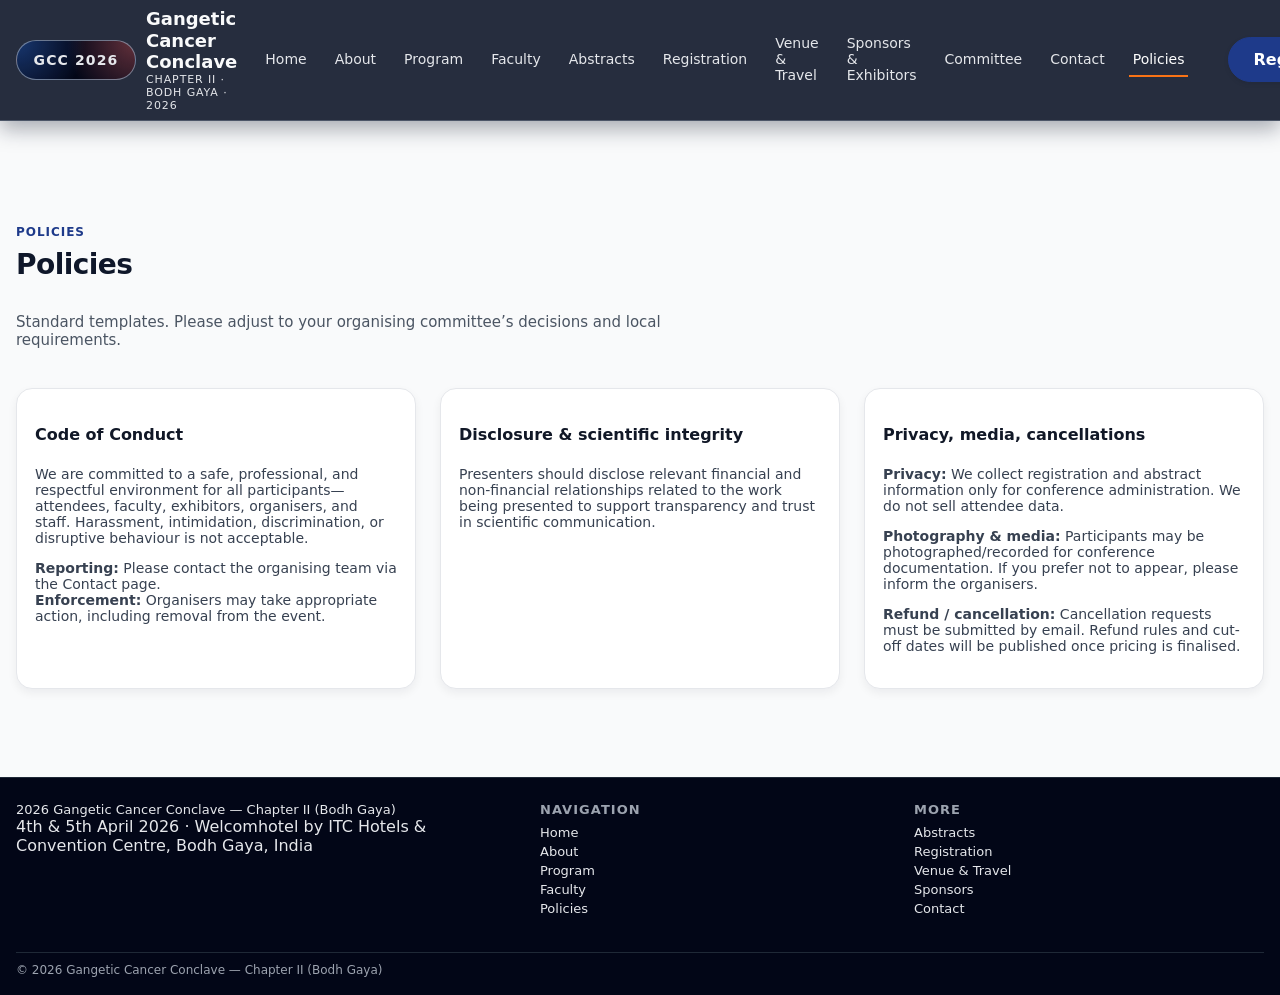
<file: policies.html>
<!DOCTYPE html>
<html lang="en">
<head>
  <meta charset="UTF-8" />
  <meta name="viewport" content="width=device-width, initial-scale=1.0" />
  <title>Policies · Gangetic Cancer Conclave</title>
  <meta name="description" content="Conference policies">
  <link rel="stylesheet" href="style.css" />
</head>
<body>
  <div class="page-wrapper">
    <header class="navbar">
  <div class="navbar-inner">
    <a href="index.html" class="navbar-brand" aria-label="Gangetic Cancer Conclave — Chapter II (Bodh Gaya)">
      <div class="logo-placeholder">GCC 2026</div>
      <div class="navbar-brand-text">
        <div class="navbar-brand-title">Gangetic Cancer Conclave</div>
        <div class="navbar-brand-subtitle">Chapter II · Bodh Gaya · 2026</div>
      </div>
    </a>
    <nav class="navbar-links" aria-label="Primary">
      <a href="index.html" class="navbar-link">Home</a>
<a href="about.html" class="navbar-link">About</a>
<a href="program.html" class="navbar-link">Program</a>
<a href="faculty.html" class="navbar-link">Faculty</a>
<a href="abstracts.html" class="navbar-link">Abstracts</a>
<a href="registration.html" class="navbar-link">Registration</a>
<a href="venue-travel.html" class="navbar-link">Venue & Travel</a>
<a href="sponsors-exhibitors.html" class="navbar-link">Sponsors & Exhibitors</a>
<a href="committee.html" class="navbar-link">Committee</a>
<a href="contact.html" class="navbar-link">Contact</a>
<a href="policies.html" class="navbar-link navbar-link-active">Policies</a>
    </nav>
    <div class="navbar-cta">
      <a href="registration.html" class="btn btn-primary">Register Now</a>
    </div>
    <button class="navbar-mobile-toggle" type="button" aria-label="Toggle navigation menu">
      <span class="navbar-mobile-toggle-bar"></span>
      <span class="navbar-mobile-toggle-bar"></span>
    </button>
    <nav class="navbar-mobile-menu" aria-label="Mobile primary navigation">
      <a href="index.html" class="navbar-mobile-item">Home</a>
<a href="about.html" class="navbar-mobile-item">About</a>
<a href="program.html" class="navbar-mobile-item">Program</a>
<a href="faculty.html" class="navbar-mobile-item">Faculty</a>
<a href="abstracts.html" class="navbar-mobile-item">Abstracts</a>
<a href="registration.html" class="navbar-mobile-item">Registration</a>
<a href="venue-travel.html" class="navbar-mobile-item">Venue & Travel</a>
<a href="sponsors-exhibitors.html" class="navbar-mobile-item">Sponsors & Exhibitors</a>
<a href="committee.html" class="navbar-mobile-item">Committee</a>
<a href="contact.html" class="navbar-mobile-item">Contact</a>
<a href="policies.html" class="navbar-mobile-item">Policies</a>
    </nav>
  </div>
</header>
    <main class="main-content">
      <section class="section">
  <div class="section-inner">
    <header class="section-header">
      <div class="section-kicker">Policies</div>
      <h1 class="page-title">Policies</h1>
      <p class="section-subtitle">Standard templates. Please adjust to your organising committee’s decisions and local requirements.</p>
    </header>

    <div class="card-grid">
      <article class="card">
        <h3 class="card-header">Code of Conduct</h3>
        <div class="card-body">
          <p>We are committed to a safe, professional, and respectful environment for all participants—attendees, faculty, exhibitors, organisers, and staff. Harassment, intimidation, discrimination, or disruptive behaviour is not acceptable.</p>
          <p><b>Reporting:</b> Please contact the organising team via the Contact page.<br><b>Enforcement:</b> Organisers may take appropriate action, including removal from the event.</p>
        </div>
      </article>

      <article class="card">
        <h3 class="card-header">Disclosure & scientific integrity</h3>
        <div class="card-body">
          <p>Presenters should disclose relevant financial and non-financial relationships related to the work being presented to support transparency and trust in scientific communication.</p>
        </div>
      </article>

      <article class="card">
        <h3 class="card-header">Privacy, media, cancellations</h3>
        <div class="card-body">
          <p><b>Privacy:</b> We collect registration and abstract information only for conference administration. We do not sell attendee data.</p>
          <p><b>Photography & media:</b> Participants may be photographed/recorded for conference documentation. If you prefer not to appear, please inform the organisers.</p>
          <p><b>Refund / cancellation:</b> Cancellation requests must be submitted by email. Refund rules and cut-off dates will be published once pricing is finalised.</p>
        </div>
      </article>
    </div>
  </div>
</section>
    </main>
    <footer class="footer">
  <div class="footer-inner">
    <div class="footer-col">
      <div class="footer-brand">2026 Gangetic Cancer Conclave — Chapter II (Bodh Gaya)</div>
      <div class="footer-text">4th & 5th April 2026 · Welcomhotel by ITC Hotels & Convention Centre, Bodh Gaya, India</div>
    </div>
    <div class="footer-col">
      <div class="footer-heading">Navigation</div>
      <a href="index.html" class="footer-link">Home</a>
      <a href="about.html" class="footer-link">About</a>
      <a href="program.html" class="footer-link">Program</a>
      <a href="faculty.html" class="footer-link">Faculty</a>
      <a href="policies.html" class="footer-link">Policies</a>
    </div>
    <div class="footer-col">
      <div class="footer-heading">More</div>
      <a href="abstracts.html" class="footer-link">Abstracts</a>
      <a href="registration.html" class="footer-link">Registration</a>
      <a href="venue-travel.html" class="footer-link">Venue &amp; Travel</a>
      <a href="sponsors-exhibitors.html" class="footer-link">Sponsors</a>
      <a href="contact.html" class="footer-link">Contact</a>
    </div>
    <div class="footer-bottom">
      <div>© 2026 Gangetic Cancer Conclave — Chapter II (Bodh Gaya)</div>
    </div>
  </div>
</footer>
  </div>
  <script src="script.js"></script>
</body>
</html>
</file>
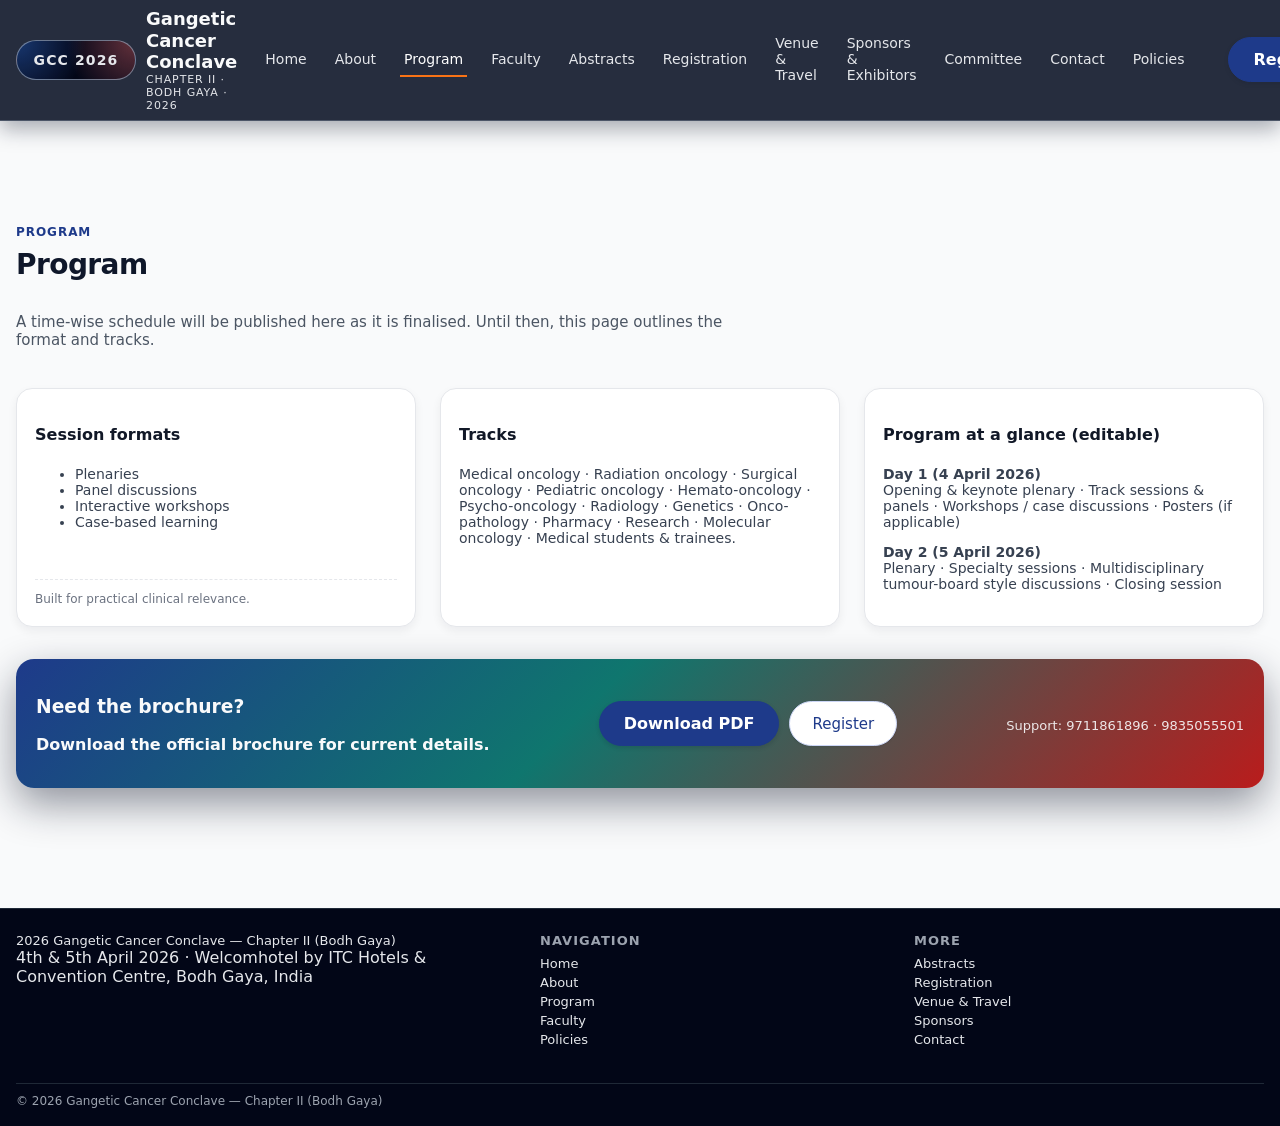
<file: program.html>
<!DOCTYPE html>
<html lang="en">
<head>
  <meta charset="UTF-8" />
  <meta name="viewport" content="width=device-width, initial-scale=1.0" />
  <title>Program · Gangetic Cancer Conclave</title>
  <meta name="description" content="Program overview">
  <link rel="stylesheet" href="style.css" />
</head>
<body>
  <div class="page-wrapper">
    <header class="navbar">
  <div class="navbar-inner">
    <a href="index.html" class="navbar-brand" aria-label="Gangetic Cancer Conclave — Chapter II (Bodh Gaya)">
      <div class="logo-placeholder">GCC 2026</div>
      <div class="navbar-brand-text">
        <div class="navbar-brand-title">Gangetic Cancer Conclave</div>
        <div class="navbar-brand-subtitle">Chapter II · Bodh Gaya · 2026</div>
      </div>
    </a>
    <nav class="navbar-links" aria-label="Primary">
      <a href="index.html" class="navbar-link">Home</a>
<a href="about.html" class="navbar-link">About</a>
<a href="program.html" class="navbar-link navbar-link-active">Program</a>
<a href="faculty.html" class="navbar-link">Faculty</a>
<a href="abstracts.html" class="navbar-link">Abstracts</a>
<a href="registration.html" class="navbar-link">Registration</a>
<a href="venue-travel.html" class="navbar-link">Venue & Travel</a>
<a href="sponsors-exhibitors.html" class="navbar-link">Sponsors & Exhibitors</a>
<a href="committee.html" class="navbar-link">Committee</a>
<a href="contact.html" class="navbar-link">Contact</a>
<a href="policies.html" class="navbar-link">Policies</a>
    </nav>
    <div class="navbar-cta">
      <a href="registration.html" class="btn btn-primary">Register Now</a>
    </div>
    <button class="navbar-mobile-toggle" type="button" aria-label="Toggle navigation menu">
      <span class="navbar-mobile-toggle-bar"></span>
      <span class="navbar-mobile-toggle-bar"></span>
    </button>
    <nav class="navbar-mobile-menu" aria-label="Mobile primary navigation">
      <a href="index.html" class="navbar-mobile-item">Home</a>
<a href="about.html" class="navbar-mobile-item">About</a>
<a href="program.html" class="navbar-mobile-item">Program</a>
<a href="faculty.html" class="navbar-mobile-item">Faculty</a>
<a href="abstracts.html" class="navbar-mobile-item">Abstracts</a>
<a href="registration.html" class="navbar-mobile-item">Registration</a>
<a href="venue-travel.html" class="navbar-mobile-item">Venue & Travel</a>
<a href="sponsors-exhibitors.html" class="navbar-mobile-item">Sponsors & Exhibitors</a>
<a href="committee.html" class="navbar-mobile-item">Committee</a>
<a href="contact.html" class="navbar-mobile-item">Contact</a>
<a href="policies.html" class="navbar-mobile-item">Policies</a>
    </nav>
  </div>
</header>
    <main class="main-content">
      <section class="section">
  <div class="section-inner">
    <header class="section-header">
      <div class="section-kicker">Program</div>
      <h1 class="page-title">Program</h1>
      <p class="section-subtitle">A time-wise schedule will be published here as it is finalised. Until then, this page outlines the format and tracks.</p>
    </header>

    <div class="card-grid">
      <article class="card">
  <h3 class="card-header">Session formats</h3>
  <div class="card-body">
    <ul><li>Plenaries</li><li>Panel discussions</li><li>Interactive workshops</li><li>Case-based learning</li></ul>
  </div>
  <div class="card-footer">Built for practical clinical relevance.</div>
</article>
      <article class="card">
  <h3 class="card-header">Tracks</h3>
  <div class="card-body">
    <p>Medical oncology · Radiation oncology · Surgical oncology · Pediatric oncology · Hemato-oncology · Psycho-oncology · Radiology · Genetics · Onco-pathology · Pharmacy · Research · Molecular oncology · Medical students & trainees.</p>
  </div>
  
</article>
      <article class="card">
  <h3 class="card-header">Program at a glance (editable)</h3>
  <div class="card-body">
    <p><b>Day 1 (4 April 2026)</b><br>Opening & keynote plenary · Track sessions & panels · Workshops / case discussions · Posters (if applicable)</p><p><b>Day 2 (5 April 2026)</b><br>Plenary · Specialty sessions · Multidisciplinary tumour-board style discussions · Closing session</p>
  </div>
  
</article>
    </div>

    <div class="cta-band">
      <div class="cta-text">
        <h3>Need the brochure?</h3>
        <p>Download the official brochure for current details.</p>
      </div>
      <div class="cta-actions">
        <a href="AGENDA-2.pdf" class="btn btn-primary">Download PDF</a>
        <a href="registration.html" class="btn btn-secondary">Register</a>
      </div>
      <div class="cta-subtext">Support: 9711861896 · 9835055501</div>
    </div>
  </div>
</section>
    </main>
    <footer class="footer">
  <div class="footer-inner">
    <div class="footer-col">
      <div class="footer-brand">2026 Gangetic Cancer Conclave — Chapter II (Bodh Gaya)</div>
      <div class="footer-text">4th & 5th April 2026 · Welcomhotel by ITC Hotels & Convention Centre, Bodh Gaya, India</div>
    </div>
    <div class="footer-col">
      <div class="footer-heading">Navigation</div>
      <a href="index.html" class="footer-link">Home</a>
      <a href="about.html" class="footer-link">About</a>
      <a href="program.html" class="footer-link">Program</a>
      <a href="faculty.html" class="footer-link">Faculty</a>
      <a href="policies.html" class="footer-link">Policies</a>
    </div>
    <div class="footer-col">
      <div class="footer-heading">More</div>
      <a href="abstracts.html" class="footer-link">Abstracts</a>
      <a href="registration.html" class="footer-link">Registration</a>
      <a href="venue-travel.html" class="footer-link">Venue &amp; Travel</a>
      <a href="sponsors-exhibitors.html" class="footer-link">Sponsors</a>
      <a href="contact.html" class="footer-link">Contact</a>
    </div>
    <div class="footer-bottom">
      <div>© 2026 Gangetic Cancer Conclave — Chapter II (Bodh Gaya)</div>
    </div>
  </div>
</footer>
  </div>
  <script src="script.js"></script>
</body>
</html>
</file>
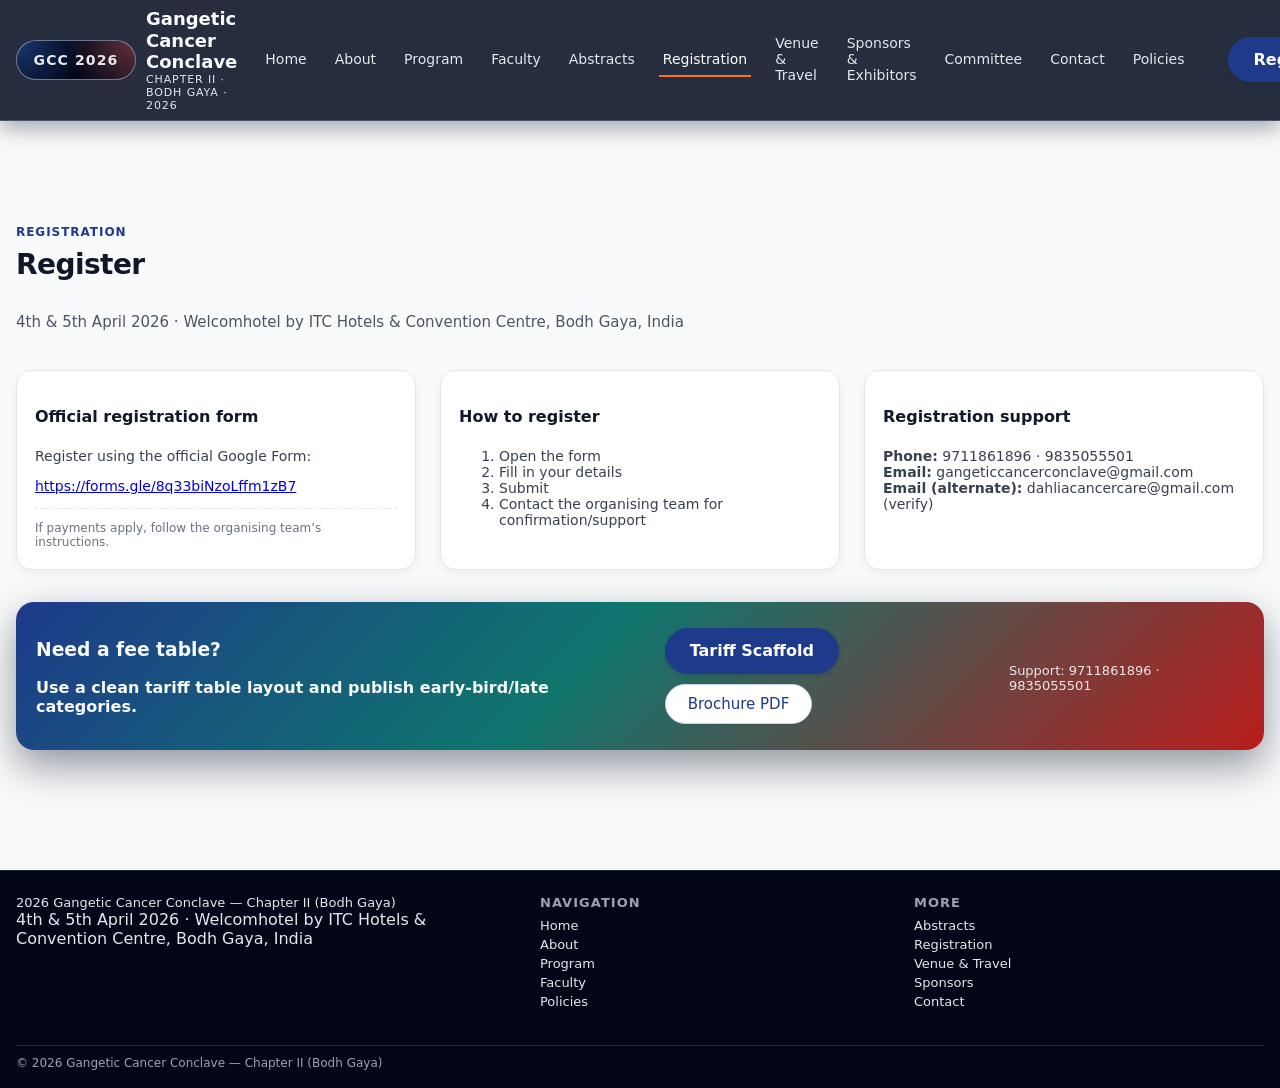
<file: registration.html>
<!DOCTYPE html>
<html lang="en">
<head>
  <meta charset="UTF-8" />
  <meta name="viewport" content="width=device-width, initial-scale=1.0" />
  <title>Registration · Gangetic Cancer Conclave</title>
  <meta name="description" content="Register for the conclave">
  <link rel="stylesheet" href="style.css" />
</head>
<body>
  <div class="page-wrapper">
    <header class="navbar">
  <div class="navbar-inner">
    <a href="index.html" class="navbar-brand" aria-label="Gangetic Cancer Conclave — Chapter II (Bodh Gaya)">
      <div class="logo-placeholder">GCC 2026</div>
      <div class="navbar-brand-text">
        <div class="navbar-brand-title">Gangetic Cancer Conclave</div>
        <div class="navbar-brand-subtitle">Chapter II · Bodh Gaya · 2026</div>
      </div>
    </a>
    <nav class="navbar-links" aria-label="Primary">
      <a href="index.html" class="navbar-link">Home</a>
<a href="about.html" class="navbar-link">About</a>
<a href="program.html" class="navbar-link">Program</a>
<a href="faculty.html" class="navbar-link">Faculty</a>
<a href="abstracts.html" class="navbar-link">Abstracts</a>
<a href="registration.html" class="navbar-link navbar-link-active">Registration</a>
<a href="venue-travel.html" class="navbar-link">Venue & Travel</a>
<a href="sponsors-exhibitors.html" class="navbar-link">Sponsors & Exhibitors</a>
<a href="committee.html" class="navbar-link">Committee</a>
<a href="contact.html" class="navbar-link">Contact</a>
<a href="policies.html" class="navbar-link">Policies</a>
    </nav>
    <div class="navbar-cta">
      <a href="registration.html" class="btn btn-primary">Register Now</a>
    </div>
    <button class="navbar-mobile-toggle" type="button" aria-label="Toggle navigation menu">
      <span class="navbar-mobile-toggle-bar"></span>
      <span class="navbar-mobile-toggle-bar"></span>
    </button>
    <nav class="navbar-mobile-menu" aria-label="Mobile primary navigation">
      <a href="index.html" class="navbar-mobile-item">Home</a>
<a href="about.html" class="navbar-mobile-item">About</a>
<a href="program.html" class="navbar-mobile-item">Program</a>
<a href="faculty.html" class="navbar-mobile-item">Faculty</a>
<a href="abstracts.html" class="navbar-mobile-item">Abstracts</a>
<a href="registration.html" class="navbar-mobile-item">Registration</a>
<a href="venue-travel.html" class="navbar-mobile-item">Venue & Travel</a>
<a href="sponsors-exhibitors.html" class="navbar-mobile-item">Sponsors & Exhibitors</a>
<a href="committee.html" class="navbar-mobile-item">Committee</a>
<a href="contact.html" class="navbar-mobile-item">Contact</a>
<a href="policies.html" class="navbar-mobile-item">Policies</a>
    </nav>
  </div>
</header>
    <main class="main-content">
      <section class="section">
  <div class="section-inner">
    <header class="section-header">
      <div class="section-kicker">Registration</div>
      <h1 class="page-title">Register</h1>
      <p class="section-subtitle">4th & 5th April 2026 · Welcomhotel by ITC Hotels & Convention Centre, Bodh Gaya, India</p>
    </header>

    <div class="card-grid">
      <article class="card">
  <h3 class="card-header">Official registration form</h3>
  <div class="card-body">
    <p>Register using the official Google Form:</p><p><a href='https://forms.gle/8q33biNzoLffm1zB7' target='_blank' rel='noopener'>https://forms.gle/8q33biNzoLffm1zB7</a></p>
  </div>
  <div class="card-footer">If payments apply, follow the organising team’s instructions.</div>
</article>
      <article class="card">
  <h3 class="card-header">How to register</h3>
  <div class="card-body">
    <ol><li>Open the form</li><li>Fill in your details</li><li>Submit</li><li>Contact the organising team for confirmation/support</li></ol>
  </div>
  
</article>
      <article class="card">
  <h3 class="card-header">Registration support</h3>
  <div class="card-body">
    <p><b>Phone:</b> 9711861896 · 9835055501<br><b>Email:</b> gangeticcancerconclave@gmail.com<br><b>Email (alternate):</b> dahliacancercare@gmail.com <span class='note'>(verify)</span></p>
  </div>
  
</article>
    </div>

    <div class="cta-band">
      <div class="cta-text">
        <h3>Need a fee table?</h3>
        <p>Use a clean tariff table layout and publish early-bird/late categories.</p>
      </div>
      <div class="cta-actions">
        <a href="tariff-table-scaffold.html" class="btn btn-primary">Tariff Scaffold</a>
        <a href="AGENDA-2.pdf" class="btn btn-secondary">Brochure PDF</a>
      </div>
      <div class="cta-subtext">Support: 9711861896 · 9835055501</div>
    </div>
  </div>
</section>
    </main>
    <footer class="footer">
  <div class="footer-inner">
    <div class="footer-col">
      <div class="footer-brand">2026 Gangetic Cancer Conclave — Chapter II (Bodh Gaya)</div>
      <div class="footer-text">4th & 5th April 2026 · Welcomhotel by ITC Hotels & Convention Centre, Bodh Gaya, India</div>
    </div>
    <div class="footer-col">
      <div class="footer-heading">Navigation</div>
      <a href="index.html" class="footer-link">Home</a>
      <a href="about.html" class="footer-link">About</a>
      <a href="program.html" class="footer-link">Program</a>
      <a href="faculty.html" class="footer-link">Faculty</a>
      <a href="policies.html" class="footer-link">Policies</a>
    </div>
    <div class="footer-col">
      <div class="footer-heading">More</div>
      <a href="abstracts.html" class="footer-link">Abstracts</a>
      <a href="registration.html" class="footer-link">Registration</a>
      <a href="venue-travel.html" class="footer-link">Venue &amp; Travel</a>
      <a href="sponsors-exhibitors.html" class="footer-link">Sponsors</a>
      <a href="contact.html" class="footer-link">Contact</a>
    </div>
    <div class="footer-bottom">
      <div>© 2026 Gangetic Cancer Conclave — Chapter II (Bodh Gaya)</div>
    </div>
  </div>
</footer>
  </div>
  <script src="script.js"></script>
</body>
</html>
</file>
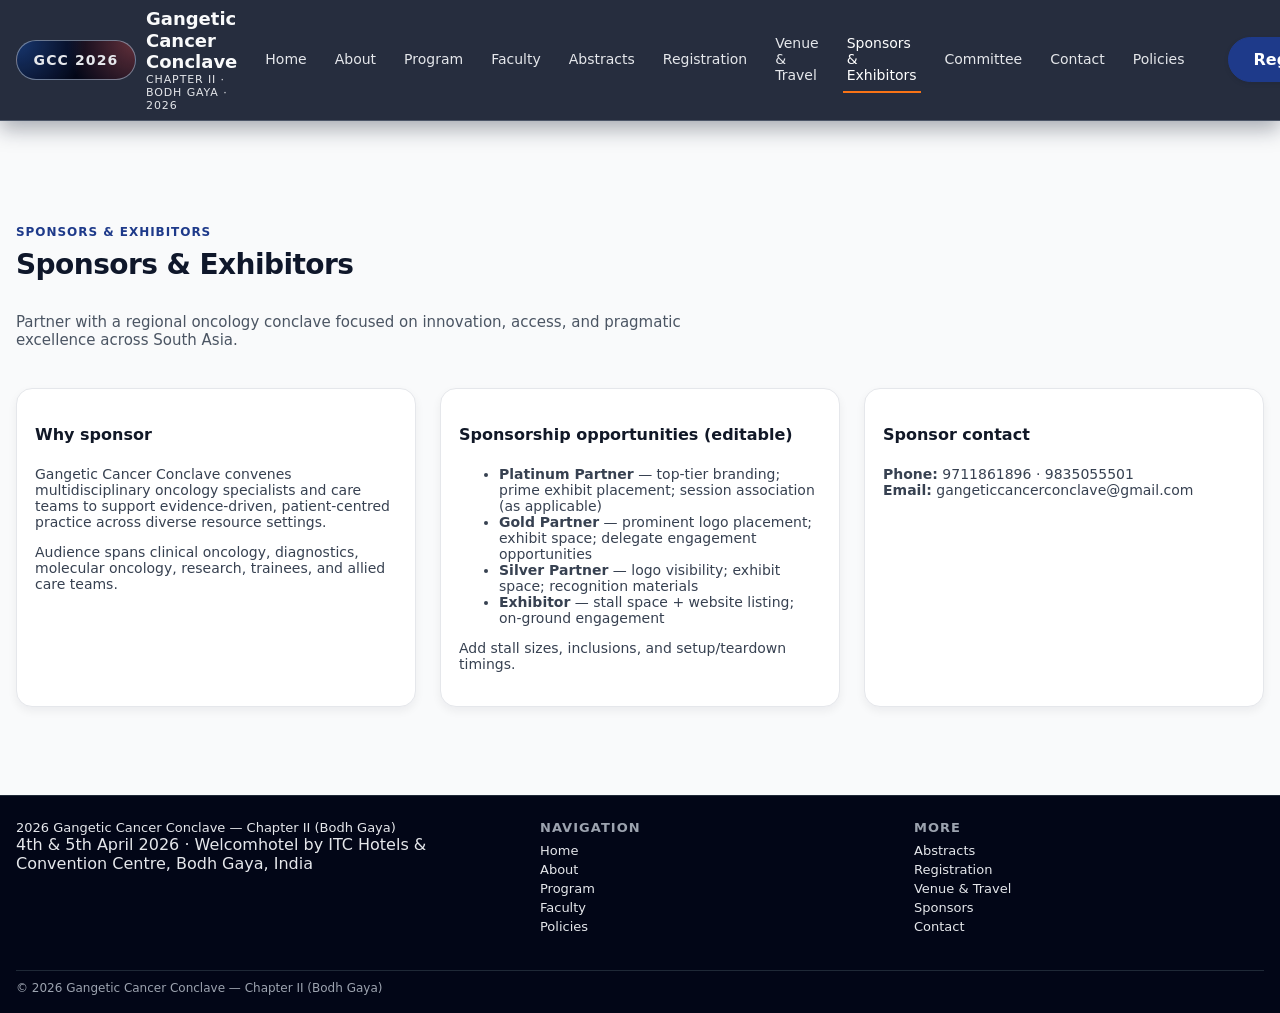
<file: sponsors-exhibitors.html>
<!DOCTYPE html>
<html lang="en">
<head>
  <meta charset="UTF-8" />
  <meta name="viewport" content="width=device-width, initial-scale=1.0" />
  <title>Sponsors & Exhibitors · Gangetic Cancer Conclave</title>
  <meta name="description" content="Sponsors and exhibitors">
  <link rel="stylesheet" href="style.css" />
</head>
<body>
  <div class="page-wrapper">
    <header class="navbar">
  <div class="navbar-inner">
    <a href="index.html" class="navbar-brand" aria-label="Gangetic Cancer Conclave — Chapter II (Bodh Gaya)">
      <div class="logo-placeholder">GCC 2026</div>
      <div class="navbar-brand-text">
        <div class="navbar-brand-title">Gangetic Cancer Conclave</div>
        <div class="navbar-brand-subtitle">Chapter II · Bodh Gaya · 2026</div>
      </div>
    </a>
    <nav class="navbar-links" aria-label="Primary">
      <a href="index.html" class="navbar-link">Home</a>
<a href="about.html" class="navbar-link">About</a>
<a href="program.html" class="navbar-link">Program</a>
<a href="faculty.html" class="navbar-link">Faculty</a>
<a href="abstracts.html" class="navbar-link">Abstracts</a>
<a href="registration.html" class="navbar-link">Registration</a>
<a href="venue-travel.html" class="navbar-link">Venue & Travel</a>
<a href="sponsors-exhibitors.html" class="navbar-link navbar-link-active">Sponsors & Exhibitors</a>
<a href="committee.html" class="navbar-link">Committee</a>
<a href="contact.html" class="navbar-link">Contact</a>
<a href="policies.html" class="navbar-link">Policies</a>
    </nav>
    <div class="navbar-cta">
      <a href="registration.html" class="btn btn-primary">Register Now</a>
    </div>
    <button class="navbar-mobile-toggle" type="button" aria-label="Toggle navigation menu">
      <span class="navbar-mobile-toggle-bar"></span>
      <span class="navbar-mobile-toggle-bar"></span>
    </button>
    <nav class="navbar-mobile-menu" aria-label="Mobile primary navigation">
      <a href="index.html" class="navbar-mobile-item">Home</a>
<a href="about.html" class="navbar-mobile-item">About</a>
<a href="program.html" class="navbar-mobile-item">Program</a>
<a href="faculty.html" class="navbar-mobile-item">Faculty</a>
<a href="abstracts.html" class="navbar-mobile-item">Abstracts</a>
<a href="registration.html" class="navbar-mobile-item">Registration</a>
<a href="venue-travel.html" class="navbar-mobile-item">Venue & Travel</a>
<a href="sponsors-exhibitors.html" class="navbar-mobile-item">Sponsors & Exhibitors</a>
<a href="committee.html" class="navbar-mobile-item">Committee</a>
<a href="contact.html" class="navbar-mobile-item">Contact</a>
<a href="policies.html" class="navbar-mobile-item">Policies</a>
    </nav>
  </div>
</header>
    <main class="main-content">
      <section class="section">
  <div class="section-inner">
    <header class="section-header">
      <div class="section-kicker">Sponsors & Exhibitors</div>
      <h1 class="page-title">Sponsors & Exhibitors</h1>
      <p class="section-subtitle">Partner with a regional oncology conclave focused on innovation, access, and pragmatic excellence across South Asia.</p>
    </header>

    <div class="card-grid">
      <article class="card">
  <h3 class="card-header">Why sponsor</h3>
  <div class="card-body">
    <p>Gangetic Cancer Conclave convenes multidisciplinary oncology specialists and care teams to support evidence-driven, patient-centred practice across diverse resource settings.</p><p class='note'>Audience spans clinical oncology, diagnostics, molecular oncology, research, trainees, and allied care teams.</p>
  </div>
  
</article>
      <article class="card">
  <h3 class="card-header">Sponsorship opportunities (editable)</h3>
  <div class="card-body">
    <ul><li><b>Platinum Partner</b> — top-tier branding; prime exhibit placement; session association (as applicable)</li><li><b>Gold Partner</b> — prominent logo placement; exhibit space; delegate engagement opportunities</li><li><b>Silver Partner</b> — logo visibility; exhibit space; recognition materials</li><li><b>Exhibitor</b> — stall space + website listing; on-ground engagement</li></ul><p class='note'>Add stall sizes, inclusions, and setup/teardown timings.</p>
  </div>
  
</article>
      <article class="card">
  <h3 class="card-header">Sponsor contact</h3>
  <div class="card-body">
    <p><b>Phone:</b> 9711861896 · 9835055501<br><b>Email:</b> gangeticcancerconclave@gmail.com</p>
  </div>
  
</article>
    </div>
  </div>
</section>
    </main>
    <footer class="footer">
  <div class="footer-inner">
    <div class="footer-col">
      <div class="footer-brand">2026 Gangetic Cancer Conclave — Chapter II (Bodh Gaya)</div>
      <div class="footer-text">4th & 5th April 2026 · Welcomhotel by ITC Hotels & Convention Centre, Bodh Gaya, India</div>
    </div>
    <div class="footer-col">
      <div class="footer-heading">Navigation</div>
      <a href="index.html" class="footer-link">Home</a>
      <a href="about.html" class="footer-link">About</a>
      <a href="program.html" class="footer-link">Program</a>
      <a href="faculty.html" class="footer-link">Faculty</a>
      <a href="policies.html" class="footer-link">Policies</a>
    </div>
    <div class="footer-col">
      <div class="footer-heading">More</div>
      <a href="abstracts.html" class="footer-link">Abstracts</a>
      <a href="registration.html" class="footer-link">Registration</a>
      <a href="venue-travel.html" class="footer-link">Venue &amp; Travel</a>
      <a href="sponsors-exhibitors.html" class="footer-link">Sponsors</a>
      <a href="contact.html" class="footer-link">Contact</a>
    </div>
    <div class="footer-bottom">
      <div>© 2026 Gangetic Cancer Conclave — Chapter II (Bodh Gaya)</div>
    </div>
  </div>
</footer>
  </div>
  <script src="script.js"></script>
</body>
</html>
</file>
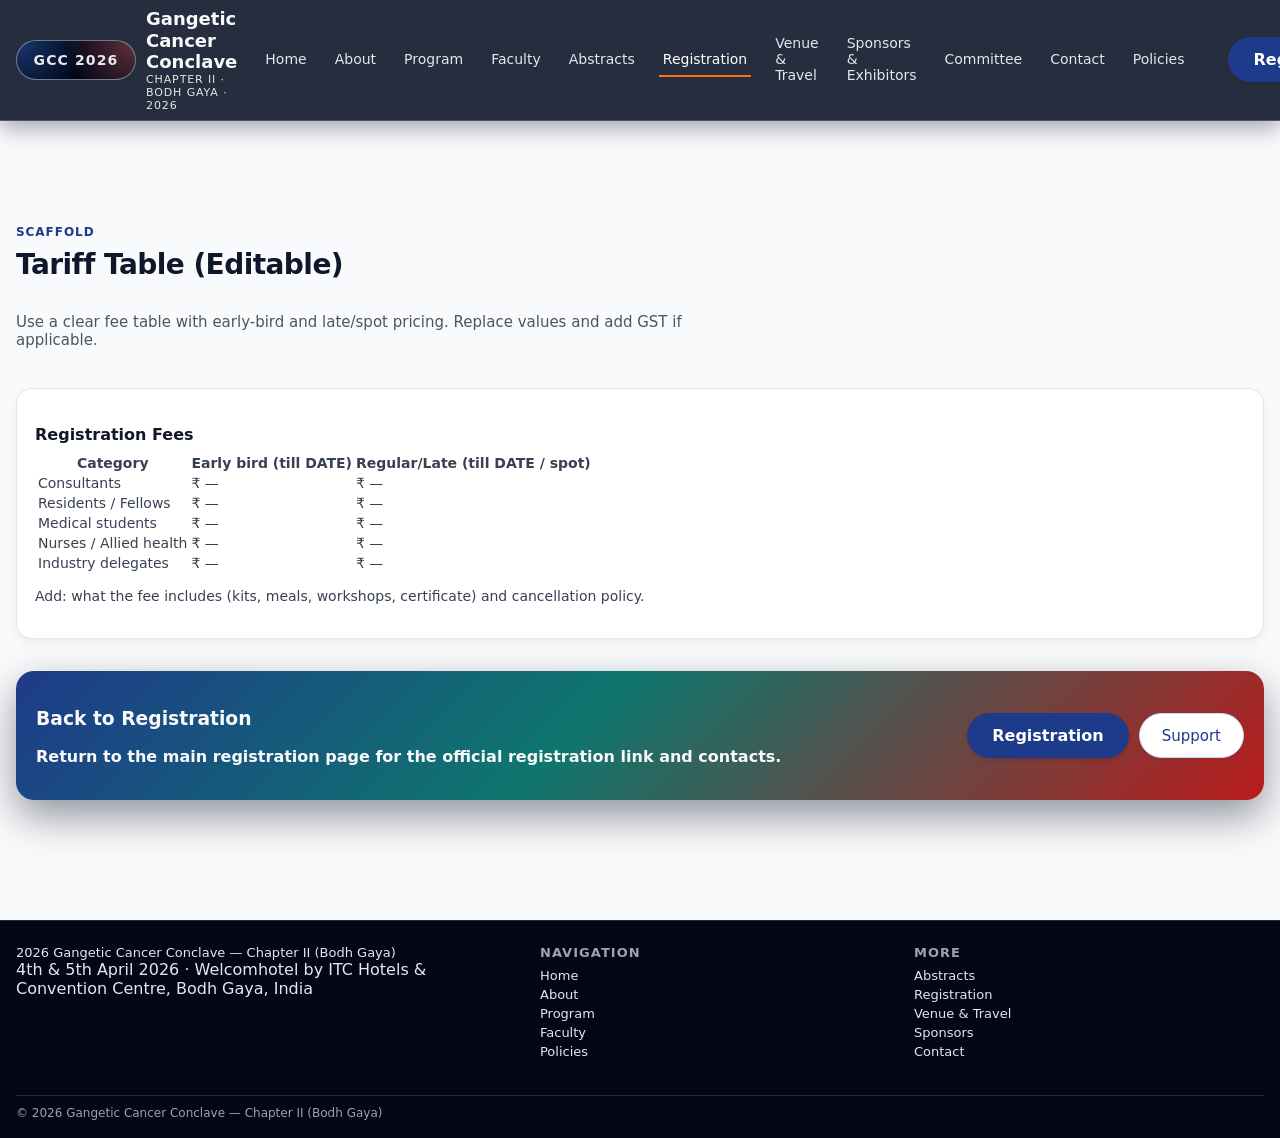
<file: tariff-table-scaffold.html>
<!DOCTYPE html>
<html lang="en">
<head>
  <meta charset="UTF-8" />
  <meta name="viewport" content="width=device-width, initial-scale=1.0" />
  <title>Tariff Table Scaffold</title>
  <meta name="description" content="Tariff table scaffold">
  <link rel="stylesheet" href="style.css" />
</head>
<body>
  <div class="page-wrapper">
    <header class="navbar">
  <div class="navbar-inner">
    <a href="index.html" class="navbar-brand" aria-label="Gangetic Cancer Conclave — Chapter II (Bodh Gaya)">
      <div class="logo-placeholder">GCC 2026</div>
      <div class="navbar-brand-text">
        <div class="navbar-brand-title">Gangetic Cancer Conclave</div>
        <div class="navbar-brand-subtitle">Chapter II · Bodh Gaya · 2026</div>
      </div>
    </a>
    <nav class="navbar-links" aria-label="Primary">
      <a href="index.html" class="navbar-link">Home</a>
<a href="about.html" class="navbar-link">About</a>
<a href="program.html" class="navbar-link">Program</a>
<a href="faculty.html" class="navbar-link">Faculty</a>
<a href="abstracts.html" class="navbar-link">Abstracts</a>
<a href="registration.html" class="navbar-link navbar-link-active">Registration</a>
<a href="venue-travel.html" class="navbar-link">Venue & Travel</a>
<a href="sponsors-exhibitors.html" class="navbar-link">Sponsors & Exhibitors</a>
<a href="committee.html" class="navbar-link">Committee</a>
<a href="contact.html" class="navbar-link">Contact</a>
<a href="policies.html" class="navbar-link">Policies</a>
    </nav>
    <div class="navbar-cta">
      <a href="registration.html" class="btn btn-primary">Register Now</a>
    </div>
    <button class="navbar-mobile-toggle" type="button" aria-label="Toggle navigation menu">
      <span class="navbar-mobile-toggle-bar"></span>
      <span class="navbar-mobile-toggle-bar"></span>
    </button>
    <nav class="navbar-mobile-menu" aria-label="Mobile primary navigation">
      <a href="index.html" class="navbar-mobile-item">Home</a>
<a href="about.html" class="navbar-mobile-item">About</a>
<a href="program.html" class="navbar-mobile-item">Program</a>
<a href="faculty.html" class="navbar-mobile-item">Faculty</a>
<a href="abstracts.html" class="navbar-mobile-item">Abstracts</a>
<a href="registration.html" class="navbar-mobile-item">Registration</a>
<a href="venue-travel.html" class="navbar-mobile-item">Venue & Travel</a>
<a href="sponsors-exhibitors.html" class="navbar-mobile-item">Sponsors & Exhibitors</a>
<a href="committee.html" class="navbar-mobile-item">Committee</a>
<a href="contact.html" class="navbar-mobile-item">Contact</a>
<a href="policies.html" class="navbar-mobile-item">Policies</a>
    </nav>
  </div>
</header>
    <main class="main-content">
      <section class="section">
  <div class="section-inner">
    <header class="section-header">
      <div class="section-kicker">Scaffold</div>
      <h1 class="page-title">Tariff Table (Editable)</h1>
      <p class="section-subtitle">Use a clear fee table with early-bird and late/spot pricing. Replace values and add GST if applicable.</p>
    </header>

    <article class="card">
      <h3 class="card-header">Registration Fees</h3>
      <div class="card-body">
        <table class="table">
          <thead>
            <tr>
              <th>Category</th>
              <th>Early bird (till DATE)</th>
              <th>Regular/Late (till DATE / spot)</th>
            </tr>
          </thead>
          <tbody>
            <tr><td>Consultants</td><td>₹ —</td><td>₹ —</td></tr>
            <tr><td>Residents / Fellows</td><td>₹ —</td><td>₹ —</td></tr>
            <tr><td>Medical students</td><td>₹ —</td><td>₹ —</td></tr>
            <tr><td>Nurses / Allied health</td><td>₹ —</td><td>₹ —</td></tr>
            <tr><td>Industry delegates</td><td>₹ —</td><td>₹ —</td></tr>
          </tbody>
        </table>
        <p class="note">Add: what the fee includes (kits, meals, workshops, certificate) and cancellation policy.</p>
      </div>
    </article>

    <div class="cta-band">
      <div class="cta-text">
        <h3>Back to Registration</h3>
        <p>Return to the main registration page for the official registration link and contacts.</p>
      </div>
      <div class="cta-actions">
        <a href="registration.html" class="btn btn-primary">Registration</a>
        <a href="contact.html" class="btn btn-secondary">Support</a>
      </div>
    </div>
  </div>
</section>
    </main>
    <footer class="footer">
  <div class="footer-inner">
    <div class="footer-col">
      <div class="footer-brand">2026 Gangetic Cancer Conclave — Chapter II (Bodh Gaya)</div>
      <div class="footer-text">4th & 5th April 2026 · Welcomhotel by ITC Hotels & Convention Centre, Bodh Gaya, India</div>
    </div>
    <div class="footer-col">
      <div class="footer-heading">Navigation</div>
      <a href="index.html" class="footer-link">Home</a>
      <a href="about.html" class="footer-link">About</a>
      <a href="program.html" class="footer-link">Program</a>
      <a href="faculty.html" class="footer-link">Faculty</a>
      <a href="policies.html" class="footer-link">Policies</a>
    </div>
    <div class="footer-col">
      <div class="footer-heading">More</div>
      <a href="abstracts.html" class="footer-link">Abstracts</a>
      <a href="registration.html" class="footer-link">Registration</a>
      <a href="venue-travel.html" class="footer-link">Venue &amp; Travel</a>
      <a href="sponsors-exhibitors.html" class="footer-link">Sponsors</a>
      <a href="contact.html" class="footer-link">Contact</a>
    </div>
    <div class="footer-bottom">
      <div>© 2026 Gangetic Cancer Conclave — Chapter II (Bodh Gaya)</div>
    </div>
  </div>
</footer>
  </div>
  <script src="script.js"></script>
</body>
</html>
</file>
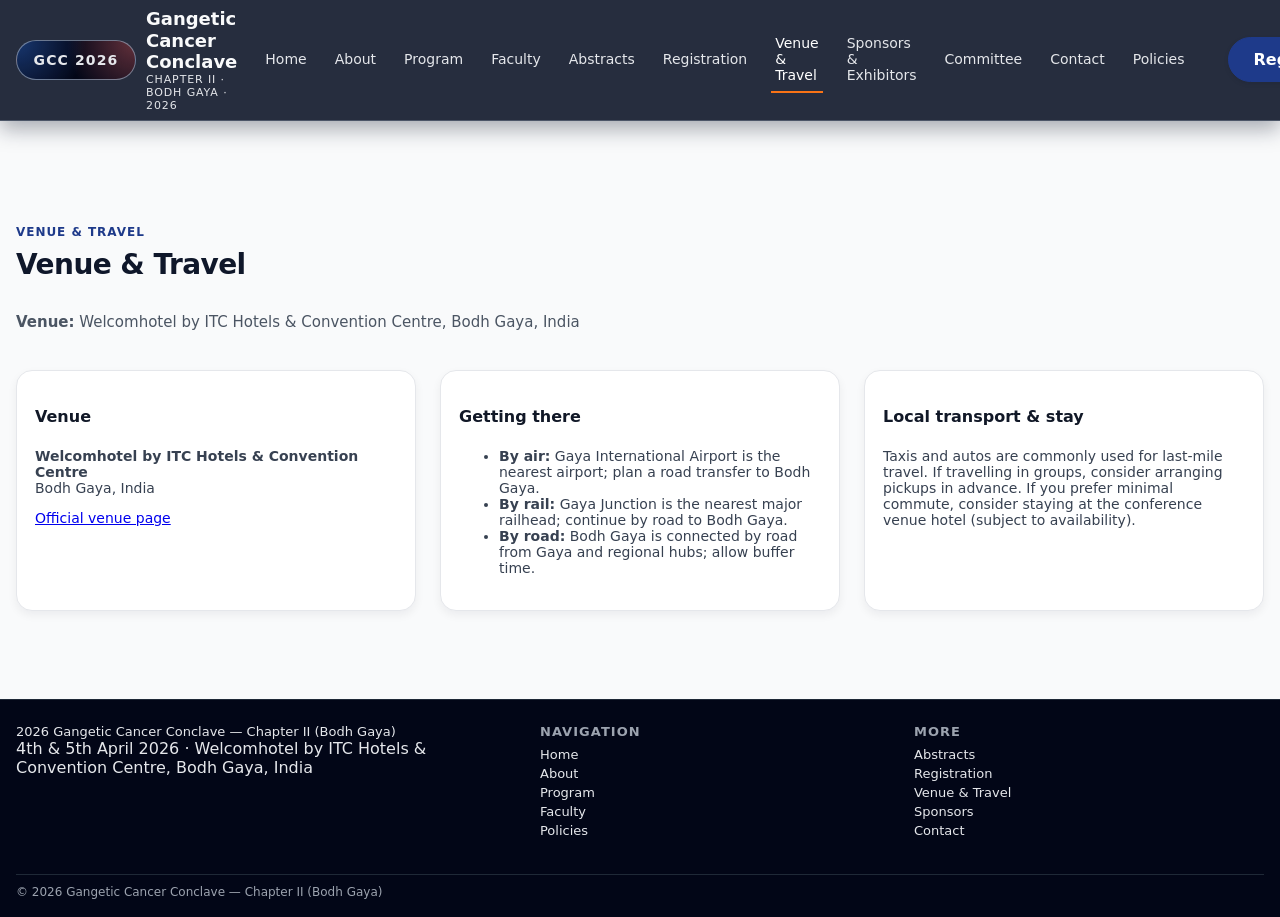
<file: venue-travel.html>
<!DOCTYPE html>
<html lang="en">
<head>
  <meta charset="UTF-8" />
  <meta name="viewport" content="width=device-width, initial-scale=1.0" />
  <title>Venue & Travel · Gangetic Cancer Conclave</title>
  <meta name="description" content="Venue and travel information">
  <link rel="stylesheet" href="style.css" />
</head>
<body>
  <div class="page-wrapper">
    <header class="navbar">
  <div class="navbar-inner">
    <a href="index.html" class="navbar-brand" aria-label="Gangetic Cancer Conclave — Chapter II (Bodh Gaya)">
      <div class="logo-placeholder">GCC 2026</div>
      <div class="navbar-brand-text">
        <div class="navbar-brand-title">Gangetic Cancer Conclave</div>
        <div class="navbar-brand-subtitle">Chapter II · Bodh Gaya · 2026</div>
      </div>
    </a>
    <nav class="navbar-links" aria-label="Primary">
      <a href="index.html" class="navbar-link">Home</a>
<a href="about.html" class="navbar-link">About</a>
<a href="program.html" class="navbar-link">Program</a>
<a href="faculty.html" class="navbar-link">Faculty</a>
<a href="abstracts.html" class="navbar-link">Abstracts</a>
<a href="registration.html" class="navbar-link">Registration</a>
<a href="venue-travel.html" class="navbar-link navbar-link-active">Venue & Travel</a>
<a href="sponsors-exhibitors.html" class="navbar-link">Sponsors & Exhibitors</a>
<a href="committee.html" class="navbar-link">Committee</a>
<a href="contact.html" class="navbar-link">Contact</a>
<a href="policies.html" class="navbar-link">Policies</a>
    </nav>
    <div class="navbar-cta">
      <a href="registration.html" class="btn btn-primary">Register Now</a>
    </div>
    <button class="navbar-mobile-toggle" type="button" aria-label="Toggle navigation menu">
      <span class="navbar-mobile-toggle-bar"></span>
      <span class="navbar-mobile-toggle-bar"></span>
    </button>
    <nav class="navbar-mobile-menu" aria-label="Mobile primary navigation">
      <a href="index.html" class="navbar-mobile-item">Home</a>
<a href="about.html" class="navbar-mobile-item">About</a>
<a href="program.html" class="navbar-mobile-item">Program</a>
<a href="faculty.html" class="navbar-mobile-item">Faculty</a>
<a href="abstracts.html" class="navbar-mobile-item">Abstracts</a>
<a href="registration.html" class="navbar-mobile-item">Registration</a>
<a href="venue-travel.html" class="navbar-mobile-item">Venue & Travel</a>
<a href="sponsors-exhibitors.html" class="navbar-mobile-item">Sponsors & Exhibitors</a>
<a href="committee.html" class="navbar-mobile-item">Committee</a>
<a href="contact.html" class="navbar-mobile-item">Contact</a>
<a href="policies.html" class="navbar-mobile-item">Policies</a>
    </nav>
  </div>
</header>
    <main class="main-content">
      <section class="section">
  <div class="section-inner">
    <header class="section-header">
      <div class="section-kicker">Venue & Travel</div>
      <h1 class="page-title">Venue & Travel</h1>
      <p class="section-subtitle"><b>Venue:</b> Welcomhotel by ITC Hotels & Convention Centre, Bodh Gaya, India</p>
    </header>

    <div class="card-grid">
      <article class="card">
  <h3 class="card-header">Venue</h3>
  <div class="card-body">
    <p><b>Welcomhotel by ITC Hotels & Convention Centre</b><br>Bodh Gaya, India</p><p><a href='https://www.itchotels.com/in/en/welcomhotelbodhgaya' target='_blank' rel='noopener'>Official venue page</a></p>
  </div>
  
</article>
      <article class="card">
  <h3 class="card-header">Getting there</h3>
  <div class="card-body">
    <ul><li><b>By air:</b> Gaya International Airport is the nearest airport; plan a road transfer to Bodh Gaya.</li><li><b>By rail:</b> Gaya Junction is the nearest major railhead; continue by road to Bodh Gaya.</li><li><b>By road:</b> Bodh Gaya is connected by road from Gaya and regional hubs; allow buffer time.</li></ul>
  </div>
  
</article>
      <article class="card">
  <h3 class="card-header">Local transport & stay</h3>
  <div class="card-body">
    <p>Taxis and autos are commonly used for last-mile travel. If travelling in groups, consider arranging pickups in advance. If you prefer minimal commute, consider staying at the conference venue hotel (subject to availability).</p>
  </div>
  
</article>
    </div>
  </div>
</section>
    </main>
    <footer class="footer">
  <div class="footer-inner">
    <div class="footer-col">
      <div class="footer-brand">2026 Gangetic Cancer Conclave — Chapter II (Bodh Gaya)</div>
      <div class="footer-text">4th & 5th April 2026 · Welcomhotel by ITC Hotels & Convention Centre, Bodh Gaya, India</div>
    </div>
    <div class="footer-col">
      <div class="footer-heading">Navigation</div>
      <a href="index.html" class="footer-link">Home</a>
      <a href="about.html" class="footer-link">About</a>
      <a href="program.html" class="footer-link">Program</a>
      <a href="faculty.html" class="footer-link">Faculty</a>
      <a href="policies.html" class="footer-link">Policies</a>
    </div>
    <div class="footer-col">
      <div class="footer-heading">More</div>
      <a href="abstracts.html" class="footer-link">Abstracts</a>
      <a href="registration.html" class="footer-link">Registration</a>
      <a href="venue-travel.html" class="footer-link">Venue &amp; Travel</a>
      <a href="sponsors-exhibitors.html" class="footer-link">Sponsors</a>
      <a href="contact.html" class="footer-link">Contact</a>
    </div>
    <div class="footer-bottom">
      <div>© 2026 Gangetic Cancer Conclave — Chapter II (Bodh Gaya)</div>
    </div>
  </div>
</footer>
  </div>
  <script src="script.js"></script>
</body>
</html>
</file>
<file: style.css>
* {
  box-sizing: border-box;
}

html,
body {
  margin: 0;
  padding: 0;
}

body {
  font-family: system-ui, -apple-system, BlinkMacSystemFont, 'Segoe UI', sans-serif;
  background: #f9fafb;
  color: #0f172a;
}

.page-wrapper {
  min-height: 100vh;
  display: flex;
  flex-direction: column;
  background: #f9fafb;
  color: #0f172a;
}

.main-content {
  flex: 1 0 auto;
  padding-top: 56px;
}

.navbar {
  position: sticky;
  top: 0;
  z-index: 1100;
  width: 100%;
  background: rgba(15, 23, 42, 0.9);
  backdrop-filter: blur(14px);
  border-bottom: 1px solid rgba(148, 163, 184, 0.35);
  box-shadow: 0 8px 20px rgba(15, 23, 42, 0.35);
  display: flex;
  align-items: center;
  justify-content: center;
  padding: 8px 16px;
}

.navbar-inner {
  width: 100%;
  max-width: 1320px;
  display: flex;
  align-items: center;
  justify-content: space-between;
  gap: 24px;
  position: relative;
}

.navbar-brand {
  display: flex;
  align-items: center;
  gap: 10px;
  text-decoration: none;
}

.logo-placeholder {
  width: auto;
  max-height: 48px;
  min-height: 40px;
  aspect-ratio: 3 / 1;
  border-radius: 999px;
  background: radial-gradient(circle at 0% 0%, rgba(59, 130, 246, 0.4), transparent 55%), radial-gradient(circle at 100% 0%, rgba(248, 113, 113, 0.4), transparent 55%), #020617;
  border: 1px solid rgba(148, 163, 184, 0.7);
  display: flex;
  align-items: center;
  justify-content: center;
  padding: 4px 14px;
  color: #e5e7eb;
  font-size: 14px;
  font-weight: 700;
  letter-spacing: 0.08em;
  text-transform: uppercase;
  white-space: nowrap;
  object-fit: contain;
}

.navbar-brand-title {
  font-size: 18px;
  font-weight: 700;
  color: #f9fafb;
  line-height: 1.2;
}

.navbar-brand-subtitle {
  font-size: 11px;
  font-weight: 500;
  color: #e5e7eb;
  text-transform: uppercase;
  letter-spacing: 0.08em;
}

.navbar-links {
  display: flex;
  align-items: center;
  gap: 20px;
}

.navbar-link {
  font-size: 14px;
  font-weight: 500;
  color: #e5e7eb;
  padding: 8px 4px;
  text-decoration: none;
  border-bottom: 2px solid transparent;
  transition: color 0.2s ease, border-color 0.2s ease, transform 0.2s ease;
}

.navbar-link:hover {
  color: #ffffff;
  border-color: #f97316;
  transform: translateY(-1px);
}

.navbar-link-active {
  color: #ffffff;
  border-color: #f97316;
}

.navbar-cta {
  margin-left: 16px;
}

.navbar-mobile-toggle {
  display: none;
  width: 36px;
  height: 36px;
  border-radius: 999px;
  border: 1px solid rgba(148, 163, 184, 0.7);
  background: rgba(15, 23, 42, 0.9);
  color: #e5e7eb;
  align-items: center;
  justify-content: center;
  cursor: pointer;
  transition: all 0.2s ease;
}

.navbar-mobile-toggle:hover {
  background: rgba(30, 64, 175, 0.9);
  border-color: #f97316;
  transform: scale(1.03);
}

.navbar-mobile-toggle-bar {
  width: 18px;
  height: 2px;
  background: #e5e7eb;
  display: block;
  border-radius: 999px;
}

.navbar-mobile-toggle-bar + .navbar-mobile-toggle-bar {
  margin-top: 4px;
}

.navbar-mobile-menu {
  display: none;
  flex-direction: column;
  gap: 4px;
  padding: 8px 0 12px;
  background: rgba(15, 23, 42, 0.98);
  backdrop-filter: blur(16px);
  position: absolute;
  left: 0;
  right: 0;
  top: 100%;
  border-bottom: 1px solid rgba(148, 163, 184, 0.35);
}

.navbar-mobile-menu.open {
  display: flex;
}

.navbar-mobile-item {
  padding: 10px 20px;
  font-size: 14px;
  font-weight: 500;
  color: #e5e7eb;
  text-decoration: none;
  display: flex;
  align-items: center;
  justify-content: space-between;
  transition: background 0.2s ease, color 0.2s ease;
}

.navbar-mobile-item:hover {
  background: rgba(30, 64, 175, 0.9);
  color: #ffffff;
}

.btn {
  padding: 12px 24px;
  min-height: 44px;
  background: #1e3a8a;
  color: #ffffff;
  border: 1px solid #1e3a8a;
  border-radius: 999px;
  font-size: 16px;
  font-weight: 600;
  line-height: 1.2;
  display: inline-flex;
  align-items: center;
  justify-content: center;
  gap: 8px;
  cursor: pointer;
  transition: all 0.2s ease;
  box-shadow: 0 2px 4px rgba(15, 23, 42, 0.15);
  text-decoration: none;
  white-space: nowrap;
}

.btn-primary {
  background: #1e3a8a;
  border-color: #1e3a8a;
}

.btn-primary:hover {
  background: #111827;
  border-color: #111827;
  box-shadow: 0 6px 14px rgba(15, 23, 42, 0.25);
  transform: translateY(-2px);
}

.btn-primary:active {
  background: #0f172a;
  border-color: #0f172a;
  transform: translateY(0);
  box-shadow: 0 2px 4px rgba(15, 23, 42, 0.2);
}

.btn-secondary {
  padding: 10px 22px;
  min-height: 40px;
  background: #ffffff;
  color: #1e3a8a;
  border: 1px solid #cbd5f5;
  border-radius: 999px;
  font-size: 15px;
  font-weight: 500;
  line-height: 1.2;
  display: inline-flex;
  align-items: center;
  justify-content: center;
  gap: 6px;
  cursor: pointer;
  transition: all 0.2s ease;
  box-shadow: 0 1px 2px rgba(15, 23, 42, 0.08);
  text-decoration: none;
}

.btn-secondary:hover {
  background: #eff6ff;
  border-color: #1e3a8a;
  box-shadow: 0 4px 10px rgba(15, 23, 42, 0.15);
  transform: translateY(-1px);
}

.btn-secondary:active {
  background: #e5e7eb;
  transform: translateY(0);
  box-shadow: 0 1px 2px rgba(15, 23, 42, 0.15);
}

.btn-tertiary {
  padding: 4px 0;
  min-height: 32px;
  background: transparent;
  color: #1e3a8a;
  border: none;
  border-radius: 4px;
  font-size: 14px;
  font-weight: 500;
  line-height: 1.4;
  display: inline-flex;
  align-items: center;
  justify-content: flex-start;
  gap: 4px;
  cursor: pointer;
  transition: color 0.2s ease, transform 0.2s ease;
  text-decoration: none;
}

.btn-tertiary:hover {
  color: #0f172a;
  transform: translateY(-1px);
}

.hero {
  padding: 72px 16px 56px;
  background: radial-gradient(circle at top left, rgba(59, 130, 246, 0.18), transparent 55%), radial-gradient(circle at top right, rgba(248, 113, 113, 0.18), transparent 55%), #0f172a;
  color: #f9fafb;
  display: flex;
  justify-content: center;
  align-items: stretch;
  position: relative;
  overflow: hidden;
}

.hero-inner {
  width: 100%;
  max-width: 1320px;
  display: grid;
  grid-template-columns: minmax(0, 3fr) minmax(0, 2.5fr);
  gap: 40px;
  align-items: center;
}

.hero-badge-row {
  display: flex;
  flex-wrap: wrap;
  gap: 10px;
  margin-bottom: 20px;
}

.hero-badge {
  font-size: 11px;
  font-weight: 600;
  letter-spacing: 0.08em;
  text-transform: uppercase;
  padding: 6px 10px;
  border-radius: 999px;
  border: 1px solid rgba(191, 219, 254, 0.8);
  background: rgba(15, 23, 42, 0.7);
  color: #e5e7eb;
  display: inline-flex;
  align-items: center;
  gap: 6px;
}

.hero-title {
  font-size: 40px;
  line-height: 1.1;
  font-weight: 800;
  letter-spacing: -0.03em;
  margin: 0 0 16px;
  color: #ffffff;
}

.hero-subtitle {
  font-size: 18px;
  line-height: 1.5;
  font-weight: 500;
  color: #e5e7eb;
  margin: 0 0 24px;
}

.hero-meta-grid {
  display: grid;
  grid-template-columns: repeat(auto-fit, minmax(180px, 1fr));
  gap: 16px;
  margin: 0 0 28px;
}

.hero-meta-item {
  padding: 12px 14px;
  border-radius: 12px;
  background: rgba(15, 23, 42, 0.85);
  border: 1px solid rgba(148, 163, 184, 0.6);
  display: flex;
  flex-direction: column;
  gap: 4px;
}

.hero-meta-label {
  font-size: 11px;
  text-transform: uppercase;
  letter-spacing: 0.08em;
  color: #cbd5f5;
  font-weight: 600;
}

.hero-meta-value {
  font-size: 14px;
  font-weight: 600;
  color: #f9fafb;
}

.hero-cta-row {
  display: flex;
  flex-wrap: wrap;
  gap: 12px;
  align-items: center;
  margin: 0 0 18px;
}

.hero-support-text {
  font-size: 13px;
  color: #cbd5f5;
}

.hero-note {
  font-size: 12px;
  color: #e5e7eb;
  opacity: 0.9;
}

.hero-aside {
  justify-self: stretch;
  align-self: stretch;
  display: flex;
  flex-direction: column;
  gap: 16px;
  padding: 20px 20px 18px;
  border-radius: 20px;
  background: rgba(15, 23, 42, 0.85);
  border: 1px solid rgba(148, 163, 184, 0.6);
  box-shadow: 0 24px 60px rgba(15, 23, 42, 0.7);
}

.hero-aside-heading {
  font-size: 16px;
  font-weight: 600;
  color: #e5e7eb;
  margin: 0;
}

.hero-aside-list {
  display: flex;
  flex-direction: column;
  gap: 10px;
  font-size: 13px;
  color: #e5e7eb;
}

.hero-aside-item {
  display: flex;
  justify-content: space-between;
  gap: 12px;
}

.hero-aside-label {
  font-weight: 500;
  color: #cbd5f5;
}

.hero-aside-value {
  font-weight: 600;
  color: #fbbf24;
}

.hero-aside-footer {
  margin-top: 8px;
  font-size: 11px;
  color: #cbd5f5;
}

.section {
  padding: 48px 16px;
  background: #f9fafb;
  color: #0f172a;
  display: flex;
  justify-content: center;
}

.section-inner {
  width: 100%;
  max-width: 1320px;
}

.section-header {
  margin-bottom: 24px;
  display: flex;
  flex-direction: column;
  gap: 8px;
}

.section-kicker {
  font-size: 12px;
  font-weight: 600;
  letter-spacing: 0.08em;
  text-transform: uppercase;
  color: #1e3a8a;
}

.page-title {
  font-size: 28px;
  line-height: 1.25;
  font-weight: 700;
  color: #0f172a;
  margin: 0 0 8px;
  letter-spacing: -0.02em;
}

.section-title {
  font-size: 26px;
  font-weight: 700;
  line-height: 1.25;
  color: #0f172a;
  margin: 0;
}

.section-subtitle {
  font-size: 15px;
  color: #4b5563;
  max-width: 720px;
}

.card-grid {
  display: grid;
  grid-template-columns: repeat(auto-fit, minmax(min(100%, 260px), 1fr));
  gap: 24px;
  align-items: stretch;
  width: 100%;
}

.card {
  display: flex;
  flex-direction: column;
  min-height: 180px;
  padding: 20px 18px;
  background: #ffffff;
  border-radius: 16px;
  border: 1px solid #e5e7eb;
  box-shadow: 0 4px 10px rgba(15, 23, 42, 0.06);
  transition: transform 0.2s ease, box-shadow 0.2s ease, border-color 0.2s ease;
}

.card:hover {
  transform: translateY(-4px);
  box-shadow: 0 10px 24px rgba(15, 23, 42, 0.12);
  border-color: #bfdbfe;
}

.card-header {
  font-size: 16px;
  font-weight: 600;
  color: #111827;
  margin-bottom: 8px;
}

.card-body {
  font-size: 14px;
  color: #374151;
  flex: 1 1 auto;
}

.card-footer {
  margin-top: auto;
  padding-top: 12px;
  font-size: 12px;
  color: #6b7280;
  border-top: 1px dashed #e5e7eb;
}

.cta-band {
  margin: 32px 0;
  padding: 18px 20px;
  border-radius: 18px;
  background: linear-gradient(135deg, #1e3a8a 0%, #0f766e 45%, #b91c1c 100%);
  color: #f9fafb;
  display: flex;
  align-items: center;
  justify-content: space-between;
  gap: 16px;
  box-shadow: 0 16px 40px rgba(15, 23, 42, 0.45);
}

.cta-text {
  font-size: 16px;
  font-weight: 600;
  margin: 0;
}

.cta-subtext {
  font-size: 13px;
  opacity: 0.9;
  margin-top: 4px;
}

.cta-actions {
  display: flex;
  flex-wrap: wrap;
  gap: 10px;
}

.faq-list {
  margin-top: 24px;
}

.faq-item {
  border-radius: 14px;
  border: 1px solid #e5e7eb;
  background: #ffffff;
  padding: 14px 16px;
  margin-bottom: 10px;
  display: flex;
  flex-direction: column;
  gap: 8px;
  transition: border-color 0.2s ease, box-shadow 0.2s ease, transform 0.2s ease;
  box-shadow: 0 1px 3px rgba(15, 23, 42, 0.06);
}

.faq-item:hover {
  border-color: #bfdbfe;
  box-shadow: 0 6px 14px rgba(15, 23, 42, 0.12);
  transform: translateY(-2px);
}

.faq-question {
  font-size: 14px;
  font-weight: 600;
  color: #111827;
}

.faq-answer {
  font-size: 13px;
  color: #4b5563;
}

.speaker-grid {
  display: grid;
  grid-template-columns: repeat(auto-fit, minmax(min(100%, 220px), 1fr));
  gap: 24px;
  align-items: stretch;
  width: 100%;
}

.speaker-card {
  display: flex;
  flex-direction: column;
  min-height: 220px;
  padding: 20px 18px;
  background: #ffffff;
  border-radius: 16px;
  border: 1px solid #e5e7eb;
  box-shadow: 0 4px 10px rgba(15, 23, 42, 0.06);
  transition: transform 0.2s ease, box-shadow 0.2s ease, border-color 0.2s ease;
}

.speaker-card:hover {
  transform: translateY(-4px);
  box-shadow: 0 10px 24px rgba(15, 23, 42, 0.12);
  border-color: #bfdbfe;
}

.speaker-card-header {
  display: flex;
  align-items: center;
  gap: 14px;
  margin-bottom: 12px;
}

.speaker-avatar-wrapper {
  width: 64px;
  height: 64px;
  border-radius: 999px;
  overflow: hidden;
  background: #e5e7eb;
  display: flex;
  align-items: center;
  justify-content: center;
  flex-shrink: 0;
  border: 1px solid #cbd5f5;
}

.speaker-avatar-image {
  width: 100%;
  height: 100%;
  object-fit: cover;
}

.speaker-avatar-placeholder {
  font-size: 11px;
  color: #6b7280;
  text-align: center;
  padding: 8px;
}

.speaker-name {
  font-size: 16px;
  font-weight: 600;
  color: #111827;
  margin: 0 0 2px;
}

.speaker-title {
  font-size: 13px;
  color: #4b5563;
  margin: 0;
}

.speaker-body {
  font-size: 13px;
  color: #4b5563;
  margin: 8px 0 0;
  flex: 1 1 auto;
}

.speaker-footer {
  margin-top: auto;
  padding-top: 12px;
  font-size: 12px;
  color: #6b7280;
  border-top: 1px dashed #e5e7eb;
}

.tariff-table-wrapper {
  width: 100%;
  overflow: hidden;
  border-radius: 16px;
  border: 1px solid #e5e7eb;
  background: #ffffff;
  box-shadow: 0 6px 16px rgba(15, 23, 42, 0.08);
  padding: 4px;
}

.tariff-table {
  width: 100%;
  border-collapse: collapse;
  font-size: 14px;
}

.tariff-table thead {
  background: #0f172a;
  color: #f9fafb;
}

.tariff-table th {
  padding: 12px 14px;
  font-weight: 600;
  text-align: left;
  border-bottom: 1px solid #1f2937;
  white-space: nowrap;
}

.tariff-table td {
  padding: 10px 14px;
  color: #111827;
  border-bottom: 1px solid #e5e7eb;
}

.tariff-table tbody tr:hover {
  background: #f9fafb;
}

.abstract-ladder-wrapper {
  padding: 20px 18px;
  border-radius: 16px;
  background: #ffffff;
  border: 1px solid #e5e7eb;
  box-shadow: 0 4px 10px rgba(15, 23, 42, 0.06);
}

.abstract-ladder ol {
  margin: 0;
  padding-left: 20px;
  font-size: 14px;
  color: #374151;
}

.input {
  width: 100%;
  min-height: 44px;
  padding: 10px 12px;
  border-radius: 10px;
  border: 1px solid #d1d5db;
  background: #ffffff;
  color: #111827;
  font-size: 14px;
  line-height: 1.4;
  transition: border-color 0.2s ease, box-shadow 0.2s ease, background 0.2s ease;
  box-shadow: 0 1px 2px rgba(15, 23, 42, 0.04);
}

.input::placeholder {
  color: #9ca3af;
}

.input:hover {
  border-color: #9ca3af;
  background: #f9fafb;
}

.input:focus {
  outline: none;
  border-color: #2563eb;
  box-shadow: 0 0 0 3px rgba(37, 99, 235, 0.25);
}

.textarea {
  width: 100%;
  min-height: 120px;
  padding: 10px 12px;
  border-radius: 10px;
  border: 1px solid #d1d5db;
  background: #ffffff;
  color: #111827;
  font-size: 14px;
  line-height: 1.5;
  resize: vertical;
  transition: border-color 0.2s ease, box-shadow 0.2s ease, background 0.2s ease;
  box-shadow: 0 1px 2px rgba(15, 23, 42, 0.04);
}

.textarea:hover {
  border-color: #9ca3af;
  background: #f9fafb;
}

.textarea:focus {
  outline: none;
  border-color: #2563eb;
  box-shadow: 0 0 0 3px rgba(37, 99, 235, 0.25);
}

.form-field {
  margin-bottom: 16px;
  display: flex;
  flex-direction: column;
  gap: 6px;
}

.form-field label {
  font-size: 13px;
  font-weight: 500;
  color: #111827;
}

.footer {
  margin-top: 40px;
  background: #020617;
  color: #e5e7eb;
  padding: 24px 16px 18px;
  border-top: 1px solid #1f2937;
  display: flex;
  justify-content: center;
}

.footer-inner {
  width: 100%;
  max-width: 1320px;
  display: grid;
  grid-template-columns: minmax(0, 2fr) minmax(0, 1.4fr) minmax(0, 1.4fr);
  gap: 24px;
  align-items: flex-start;
}

.footer-brand {
  font-size: 13px;
  color: #e5e7eb;
}

.footer-heading {
  font-size: 13px;
  font-weight: 600;
  margin-bottom: 8px;
  text-transform: uppercase;
  letter-spacing: 0.08em;
  color: #9ca3af;
}

.footer-link {
  font-size: 13px;
  color: #e5e7eb;
  text-decoration: none;
  display: block;
  margin-bottom: 4px;
  transition: color 0.2s ease, transform 0.2s ease;
}

.footer-link:hover {
  color: #f97316;
  transform: translateX(2px);
}

.footer-bottom {
  grid-column: 1 / -1;
  border-top: 1px solid #1f2937;
  margin-top: 8px;
  padding-top: 10px;
  display: flex;
  justify-content: space-between;
  align-items: center;
  gap: 12px;
  font-size: 12px;
  color: #9ca3af;
}

.footer-created-by {
  font-weight: 500;
  color: #e5e7eb;
}

.contact-strip {
  margin: 32px 0 0;
  padding: 14px 18px;
  border-radius: 14px;
  background: rgba(15, 23, 42, 0.95);
  color: #e5e7eb;
  display: flex;
  align-items: center;
  justify-content: space-between;
  gap: 12px;
  box-shadow: 0 10px 30px rgba(15, 23, 42, 0.6);
}

.contact-strip-text {
  font-size: 14px;
  font-weight: 500;
}

.contact-strip-actions {
  display: flex;
  flex-wrap: wrap;
  gap: 10px;
}

.venue-card {
  display: flex;
  flex-direction: column;
  min-height: 200px;
  padding: 20px 18px;
  background: #ffffff;
  border-radius: 16px;
  border: 1px solid #e5e7eb;
  box-shadow: 0 4px 10px rgba(15, 23, 42, 0.06);
  transition: transform 0.2s ease, box-shadow 0.2s ease, border-color 0.2s ease;
}

.venue-card:hover {
  transform: translateY(-4px);
  box-shadow: 0 10px 24px rgba(15, 23, 42, 0.12);
  border-color: #bfdbfe;
}

.venue-header {
  font-size: 16px;
  font-weight: 600;
  color: #111827;
  margin-bottom: 8px;
}

.venue-body {
  font-size: 14px;
  color: #374151;
  flex: 1 1 auto;
}

.venue-meta {
  margin-top: 8px;
  font-size: 13px;
  color: #6b7280;
}

.venue-footer {
  margin-top: auto;
  padding-top: 10px;
  font-size: 12px;
  color: #6b7280;
  border-top: 1px dashed #e5e7eb;
}

.travel-timeline {
  margin-top: 24px;
}

.travel-item {
  position: relative;
  padding: 12px 0 12px 24px;
  border-left: 2px solid #e5e7eb;
  margin-left: 6px;
}

.travel-dot {
  position: absolute;
  left: -6px;
  top: 16px;
  width: 10px;
  height: 10px;
  border-radius: 999px;
  background: #1e3a8a;
  border: 2px solid #f9fafb;
  box-shadow: 0 0 0 2px rgba(37, 99, 235, 0.4);
}

.travel-title {
  font-size: 14px;
  font-weight: 600;
  color: #111827;
  margin-bottom: 2px;
}

.travel-body {
  font-size: 13px;
  color: #4b5563;
}

.committee-list {
  margin-top: 16px;
}

.committee-item {
  display: flex;
  flex-direction: column;
  padding: 10px 0;
  border-bottom: 1px solid #e5e7eb;
}

.committee-name {
  font-size: 14px;
  font-weight: 600;
  color: #111827;
}

.committee-role {
  font-size: 13px;
  color: #4b5563;
}

.contact-card {
  display: flex;
  flex-direction: column;
  min-height: 160px;
  padding: 18px 18px;
  background: #ffffff;
  border-radius: 16px;
  border: 1px solid #e5e7eb;
  box-shadow: 0 4px 10px rgba(15, 23, 42, 0.06);
  transition: transform 0.2s ease, box-shadow 0.2s ease, border-color 0.2s ease;
}

.contact-card:hover {
  transform: translateY(-3px);
  box-shadow: 0 10px 24px rgba(15, 23, 42, 0.12);
  border-color: #bfdbfe;
}

.contact-title {
  font-size: 15px;
  font-weight: 600;
  color: #111827;
  margin-bottom: 6px;
}

.contact-body {
  font-size: 14px;
  color: #374151;
  flex: 1 1 auto;
}

.contact-footer {
  margin-top: 10px;
  font-size: 13px;
  color: #1e3a8a;
}

.modal {
  position: fixed;
  inset: 0;
  z-index: 2000;
  display: flex;
  align-items: center;
  justify-content: center;
  padding: 16px;
}

.modal[hidden] {
  display: none;
}

.modal-backdrop {
  position: absolute;
  inset: 0;
  background: rgba(15, 23, 42, 0.55);
  backdrop-filter: blur(8px);
}

.modal-dialog {
  position: relative;
  z-index: 1;
  max-width: 640px;
  width: 100%;
  background: #ffffff;
  border-radius: 18px;
  box-shadow: 0 24px 60px rgba(15, 23, 42, 0.55);
  padding: 20px 20px 16px;
  display: flex;
  flex-direction: column;
  gap: 12px;
}

.modal-header {
  font-size: 18px;
  font-weight: 600;
  color: #0f172a;
}

.modal-body {
  font-size: 14px;
  color: #374151;
}

.modal-footer {
  margin-top: 8px;
  display: flex;
  justify-content: flex-end;
  gap: 8px;
}

.modal-close {
  position: absolute;
  top: 10px;
  right: 10px;
  width: 32px;
  height: 32px;
  border-radius: 999px;
  border: 1px solid #e5e7eb;
  background: #f9fafb;
  display: flex;
  align-items: center;
  justify-content: center;
  cursor: pointer;
  transition: all 0.2s ease;
}

.modal-close:hover {
  background: #eff6ff;
  border-color: #2563eb;
}

@media (max-width: 1023px) {
  .navbar-links {
    display: none;
  }

  .navbar-cta {
    display: none;
  }

  .navbar-mobile-toggle {
    display: flex;
  }

  .hero-inner {
    grid-template-columns: minmax(0, 1fr);
    gap: 32px;
  }

  .hero-title {
    font-size: 32px;
  }
}

@media (max-width: 639px) {
  .section {
    padding: 32px 16px;
  }

  .section-title {
    font-size: 22px;
  }

  .page-title {
    font-size: 24px;
  }

  .hero {
    padding: 64px 16px 40px;
  }

  .hero-title {
    font-size: 26px;
  }

  .hero-subtitle {
    font-size: 16px;
  }

  .cta-band {
    flex-direction: column;
    align-items: flex-start;
  }

  .contact-strip {
    flex-direction: column;
    align-items: flex-start;
  }

  .footer-inner {
    grid-template-columns: minmax(0, 1fr);
    gap: 16px;
  }

  .footer-bottom {
    flex-direction: column;
    align-items: flex-start;
  }
}
</file>
